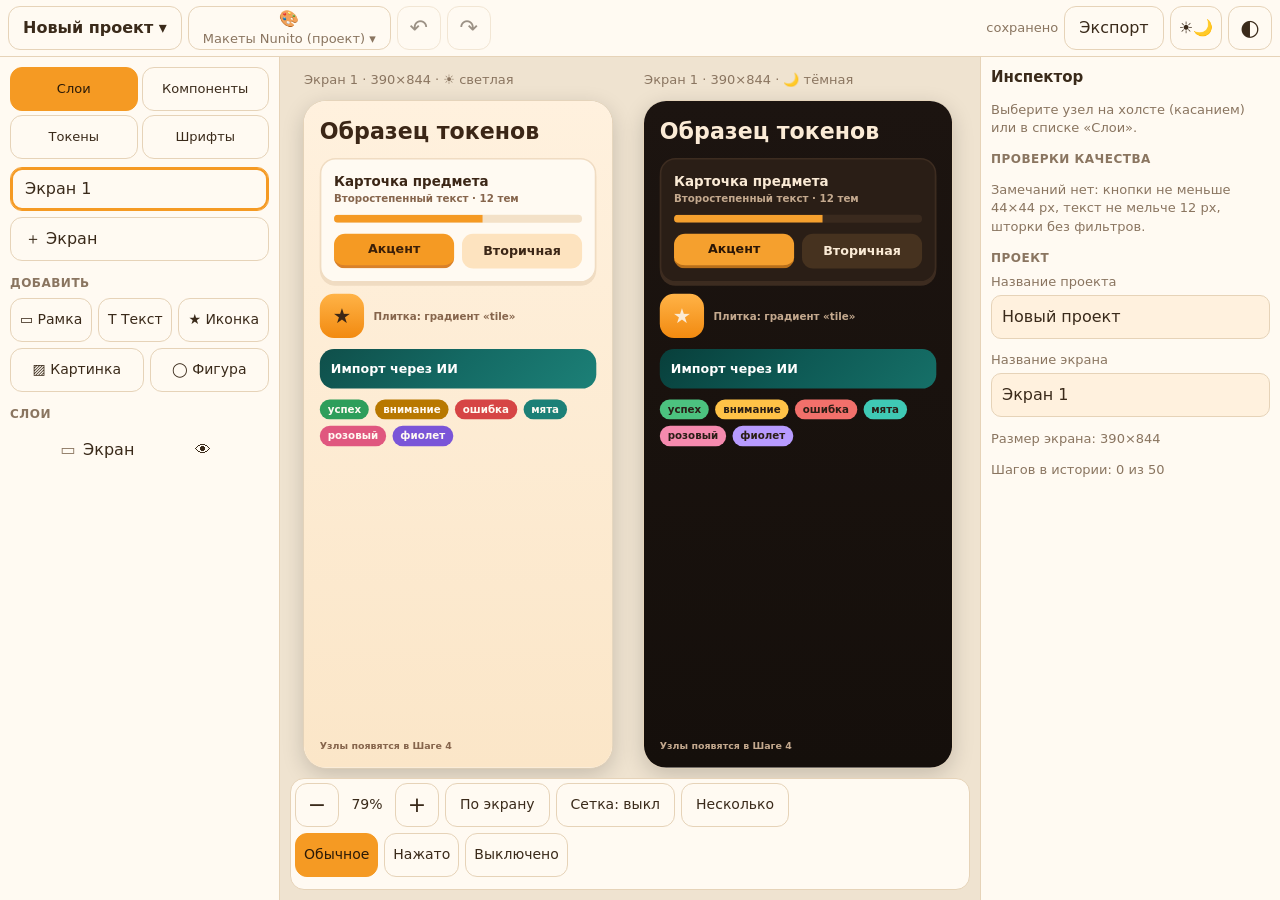
<file: index.html>
<!DOCTYPE html>
<html lang="ru">
<head>
<meta charset="utf-8">
<meta name="viewport" content="width=device-width, initial-scale=1, viewport-fit=cover">
<title>Catworking Studio</title>
<link rel="stylesheet" href="fonts/fonts.css">
<link rel="stylesheet" href="studio.css">
<link rel="stylesheet" href="studio-fonts.css">
<link rel="stylesheet" href="studio-nodes.css">
<link rel="stylesheet" href="studio-comp.css">
<link rel="stylesheet" href="studio-export.css">
</head>
<body>
<div class="st-app" id="st-app">
  <header class="st-top">
    <button class="st-b st-pname" data-st="menu" id="st-pname">Проект ▾</button>
    <button class="st-b st-ic" data-st="undo" id="st-undo" aria-label="Отменить">↶</button>
    <button class="st-b st-ic" data-st="redo" id="st-redo" aria-label="Вернуть">↷</button>
    <span class="st-stat" id="st-stat"></span>
    <button class="st-b" data-st="export" id="st-export" aria-label="Экспорт экрана">Экспорт</button>
    <button class="st-b" data-st="pth" id="st-pth" aria-label="Тема проекта">☀🌙</button>
    <button class="st-b st-ic" data-st="theme" id="st-theme" aria-label="Тема студии">◐</button>
  </header>
  <aside class="st-side st-left" id="st-left">
    <div class="st-tabs" id="st-tabs"></div>
    <div id="st-lbody"></div>
  </aside>
  <main class="st-main" id="st-main">
    <div class="st-canvas" id="st-canvas"></div>
    <div class="st-zoom">
      <button class="st-b st-ic" data-st="zout" aria-label="Уменьшить">−</button>
      <span id="st-zl">100%</span>
      <button class="st-b st-ic" data-st="zin" aria-label="Увеличить">+</button>
      <button class="st-b" data-st="zfit">По экрану</button>
      <button class="st-b" data-st="grid" id="st-gridb">Сетка: выкл</button>
      <button class="st-b" data-st="multi" id="st-multib" aria-pressed="false">Несколько</button>
    </div>
  </main>
  <aside class="st-side st-right" id="st-right">
    <h3 class="st-h">Инспектор</h3>
    <div id="st-rbody"></div>
  </aside>
  <div class="st-dock">
    <button class="st-b" data-st="left">Слои</button>
    <button class="st-b" data-st="right">Инспектор</button>
  </div>
</div>
<div class="st-toast" id="st-toast" role="status"></div>

<script src="st-tokens.js"></script>
<script src="st-fonts.js"></script>
<script src="st-store.js"></script>
<script src="st-nodes.js"></script>
<script src="st-nstyle.js"></script>
<script src="st-io.js"></script>
<script src="st-canvas.js"></script>
<script src="st-gest.js"></script>
<script src="st-tokui.js"></script>
<script src="st-fontui.js"></script>
<script src="st-nodeui.js"></script>
<script src="st-insp.js"></script>
<script src="st-profdata.js"></script>
<script src="st-profiles.js"></script>
<script src="st-profui.js"></script>
<script src="st-icons.js"></script>
<script src="st-comp.js"></script>
<script src="st-presets.js"></script>
<script src="st-compui.js"></script>
<script src="st-ui.js"></script>
<script src="st-mockups.js"></script>
<script src="st-import.js"></script>
<script src="st-impdom.js"></script>
<script src="st-impcmp.js"></script>
<script src="st-impui.js"></script>
<script src="st-exptaken.js"></script>
<script src="st-expcss.js"></script>
<script src="st-exphtml.js"></script>
<script src="st-exppack.js"></script>
<script src="st-expchk.js"></script>
<script src="st-expui.js"></script>

<script>
try {
  ST.ui.boot();
} catch(e) {
  document.body.insertAdjacentHTML(
    'afterbegin',
    '<p style="padding:16px;font:16px sans-serif">Студия не запустилась: ' +
    String(e.message).replace(/</g,'&lt;') +
    '</p>'
  );
}
</script>
</body>
</html>
</file>
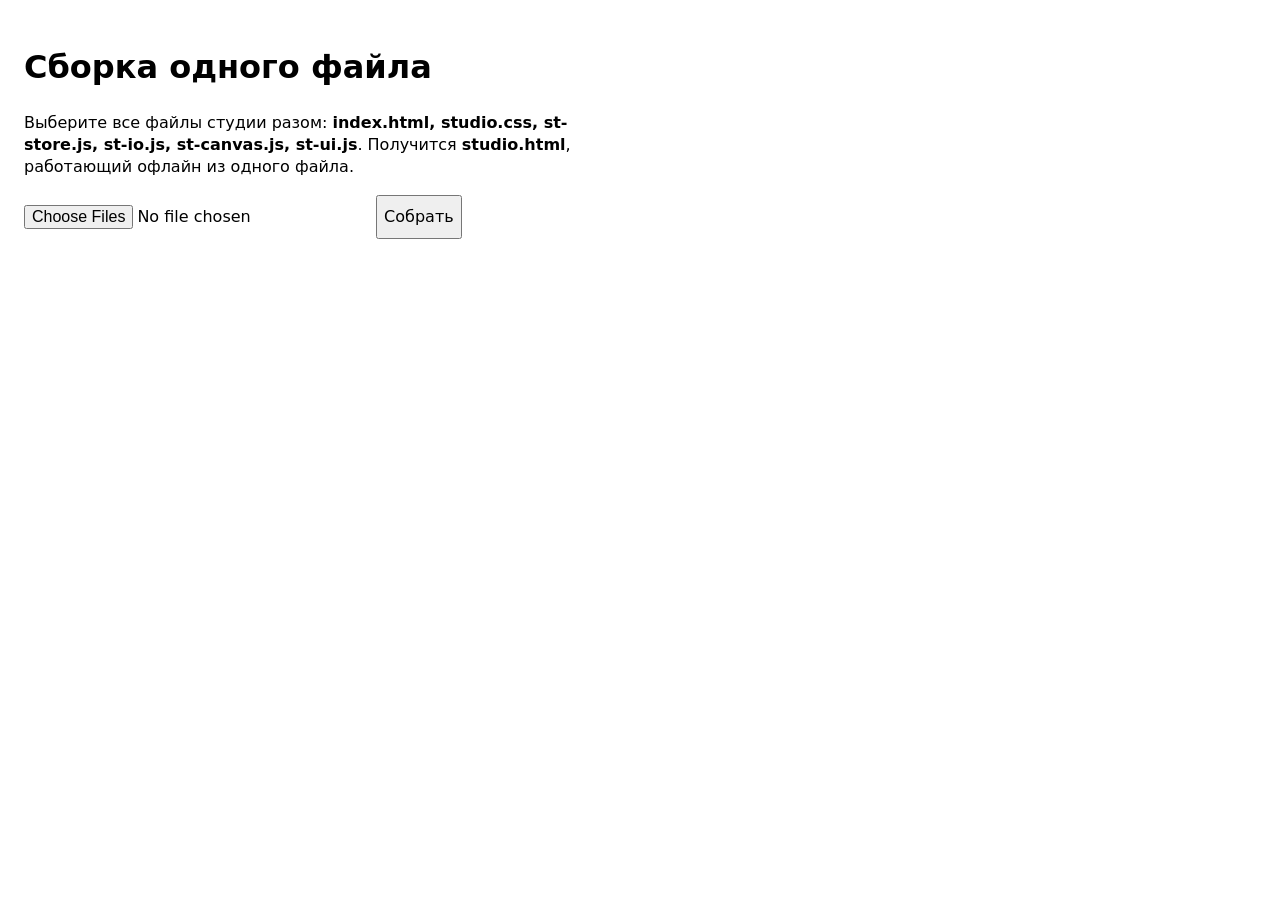
<file: build-single.html>
<!DOCTYPE html>
<html lang="ru"><head><meta charset="utf-8"><meta name="viewport" content="width=device-width,initial-scale=1">
<title>Сборка studio.html</title>
<style>body{font:16px/1.4 system-ui;padding:16px;max-width:560px}button,input{font:inherit;min-height:44px}pre{white-space:pre-wrap}</style></head>
<body><h1>Сборка одного файла</h1>
<p>Выберите все файлы студии разом: <b>index.html, studio.css, st-store.js, st-io.js, st-canvas.js, st-ui.js</b>. Получится <b>studio.html</b>, работающий офлайн из одного файла.</p>
<input type="file" id="f" multiple> <button id="b">Собрать</button><pre id="m"></pre>
<script>
document.getElementById('b').onclick=function(){
  var fs=[].slice.call(document.getElementById('f').files),m=document.getElementById('m'),got={},n=0;
  if(!fs.length){m.textContent='Файлы не выбраны.';return;}
  fs.forEach(function(f){var r=new FileReader();r.onload=function(){got[f.name]=String(r.result);if(++n===fs.length)go();};r.readAsText(f);});
  function go(){
    if(!got['index.html']){m.textContent='Нет index.html';return;}
    var html=got['index.html'],miss=[];
    html=html.replace(/<link rel="stylesheet" href="([^"]+)">/g,function(a,u){if(got[u])return '<style>\n'+got[u]+'\n</style>';miss.push(u);return a;});
    html=html.replace(/<script src="([^"]+)"><\/script>/g,function(a,u){if(got[u])return '<script>\n'+got[u].replace(/<\/script/gi,'<\\/script')+'\n<\/script>';miss.push(u);return a;});
    if(miss.length){m.textContent='Не хватает файлов: '+miss.join(', ');return;}
    var url=URL.createObjectURL(new Blob([html],{type:'text/html'})),a=document.createElement('a');
    a.href=url;a.download='studio.html';document.body.appendChild(a);a.click();a.remove();
    m.textContent='Готово: studio.html, '+Math.round(html.length/1024)+' КБ.';
  }
};
</script></body></html>
</file>
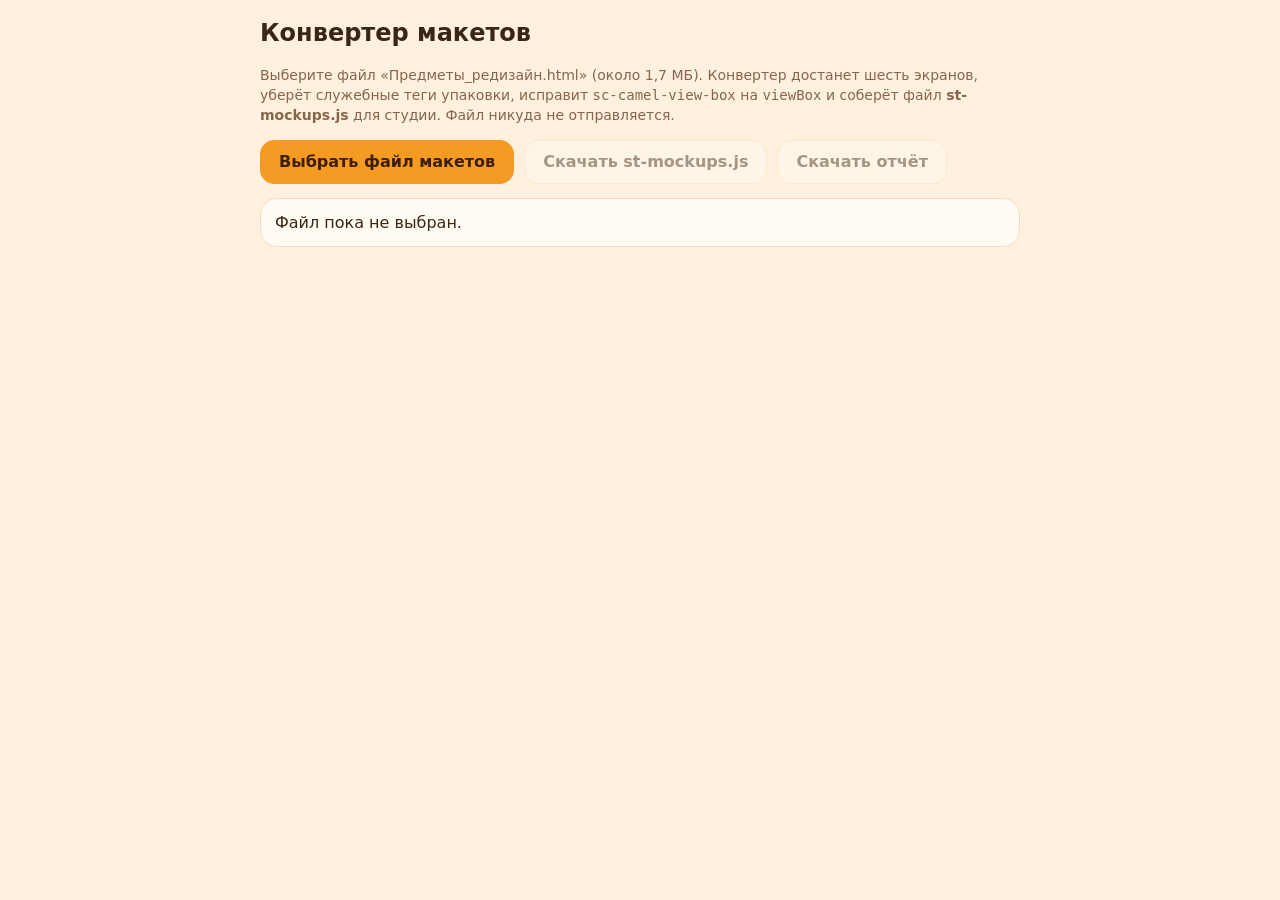
<file: convert-mockups.html>
<!DOCTYPE html>
<html lang="ru">
<head>
<meta charset="utf-8">
<meta name="viewport" content="width=device-width, initial-scale=1, viewport-fit=cover">
<title>Конвертер макетов · Catworking Studio</title>
<!-- Одноразовый инструмент Шага 6. Не часть студии: студия его не подключает.
     Читает «Предметы_редизайн.html» (двойная упаковка), достаёт из шести iframe внутренние шаблоны,
     чистит служебные куски и выдаёт st-mockups.js. Всё считается в браузере, в сеть ничего не уходит. -->
<style>
:root{--bg:#fff1de;--fg:#3b2616;--mu:#86654c;--ln:#f0dcc2;--ac:#f59a23;--act:#3b1f08;--card:#fffaf2;--bad:#d64545;--ok:#2e7d4f}
@media (prefers-color-scheme:dark){:root{--bg:#1c1410;--fg:#fbebd6;--mu:#c4a98e;--ln:#3d2c20;--ac:#f5a02e;--act:#2b1606;--card:#2a1e16;--bad:#f2706b;--ok:#4cc27f}}
*{box-sizing:border-box}
body{margin:0;background:var(--bg);color:var(--fg);font:16px/1.45 system-ui,sans-serif;
  padding:16px max(16px,env(safe-area-inset-right)) max(24px,env(safe-area-inset-bottom)) max(16px,env(safe-area-inset-left))}
.st-conv{max-width:760px;margin:0 auto;display:flex;flex-direction:column;gap:14px}
h1{margin:0;font-size:24px}
p{margin:0}
.st-mut{color:var(--mu);font-size:14px}
.st-b{display:inline-flex;align-items:center;justify-content:center;min-height:44px;min-width:44px;padding:0 18px;border-radius:14px;
  border:1.5px solid var(--ln);background:var(--card);color:var(--fg);font:700 16px system-ui,sans-serif;cursor:pointer;position:relative;overflow:hidden}
.st-b.st-pri{background:var(--ac);color:var(--act);border-color:var(--ac)}
.st-b[disabled]{opacity:.45;cursor:default}
.st-b input{position:absolute;inset:0;opacity:0;cursor:pointer;font-size:16px}
.st-row{display:flex;flex-wrap:wrap;gap:10px}
.st-box{background:var(--card);border:1.5px solid var(--ln);border-radius:16px;padding:12px 14px}
.st-box.st-err{border-color:var(--bad)}
.st-box.st-okk{border-color:var(--ok)}
pre{margin:0;white-space:pre-wrap;overflow-wrap:anywhere;font:13px/1.5 ui-monospace,monospace}
.st-prev{display:flex;flex-wrap:wrap;gap:12px}
.st-pv{display:flex;flex-direction:column;gap:4px;font-size:13px}
.st-pvw{width:195px;height:422px;overflow:hidden;border:1.5px solid var(--ln);border-radius:12px;background:#fff}
.st-pvw iframe{width:390px;height:844px;border:0;transform:scale(.5);transform-origin:0 0;display:block}
</style>
</head>
<body>
<main class="st-conv">
  <h1>Конвертер макетов</h1>
  <p class="st-mut">Выберите файл «Предметы_редизайн.html» (около 1,7 МБ). Конвертер достанет шесть экранов, уберёт служебные теги упаковки, исправит <code>sc-camel-view-box</code> на <code>viewBox</code> и соберёт файл <b>st-mockups.js</b> для студии. Файл никуда не отправляется.</p>
  <div class="st-row">
    <label class="st-b st-pri">Выбрать файл макетов<input type="file" id="st-cfile" accept=".html,text/html"></label>
    <button class="st-b" id="st-cdl" disabled>Скачать st-mockups.js</button>
    <button class="st-b" id="st-crep" disabled>Скачать отчёт</button>
  </div>
  <div class="st-box" id="st-cmsg" role="status">Файл пока не выбран.</div>
  <div class="st-prev" id="st-cprev"></div>
</main>
<script>
(function(){'use strict';
var ST=window.ST=window.ST||{},c=ST.conv={};
var VARS=['bg','card','tx','mu','ln','ac','act','ton','ed','trk','t0','t1','t2'];
var THEME={'Светлая':'light','Тёмная':'dark'},KEY={'Предметы':'subjects','Шторка':'sheet','Фокус':'focus'};
var OPEN='<scr'+'ipt type="__bundler/',CLOSE='</scr'+'ipt>';
c.last=null;

function tag(src,type){var a=OPEN+type+'">',i=src.indexOf(a);if(i<0)return null;i+=a.length;var j=src.indexOf(CLOSE,i);return j<0?null:src.slice(i,j).trim();}
function b64(s){var r=atob(s),u=new Uint8Array(r.length);for(var i=0;i<r.length;i++)u[i]=r.charCodeAt(i);return u;}
function gunzip(u){
  if(typeof DecompressionStream==='undefined')return Promise.reject(new Error('браузер не умеет распаковывать gzip (нужен Chrome или Samsung Internet не старше двух лет)'));
  var ds=new DecompressionStream('gzip'),w=ds.writable.getWriter();w.write(u);w.close();
  return new Response(ds.readable).arrayBuffer().then(function(b){return new Uint8Array(b);});
}
function asset(a){var u=b64(a.data);return (a.compressed?gunzip(u):Promise.resolve(u)).then(function(x){return new TextDecoder('utf-8').decode(x);});}
function e(s){return String(s).replace(/[&<>"']/g,function(k){return {'&':'&amp;','<':'&lt;','>':'&gt;','"':'&quot;',"'":'&#39;'}[k];});}

/* внутренний шаблон → запись {key, theme, title, w, h, vars, rootStyle, css, html} */
c.clean=function(tpl,title){
  var m=/^(Светлая|Тёмная)\s*[·•|-]\s*(.+)$/.exec(title.trim());
  if(!m||!THEME[m[1]]||!KEY[m[2].trim()])throw new Error('название экрана «'+title+'» не распознано (ждали «Светлая · Предметы» и т. п.)');
  var doc=new DOMParser().parseFromString(tpl,'text/html');
  var dc=doc.querySelector('x-dc')||doc.body,s=dc.querySelector('.s');
  if(!s)throw new Error('в экране «'+title+'» нет корня .s');
  var css=[].map.call(dc.querySelectorAll('style'),function(x){return x.textContent;}).join('\n')
    .replace(/\/\*[\s\S]*?\*\//g,'').replace(/@font-face\s*\{[^}]*\}/g,'').replace(/\n\s*\n+/g,'\n').trim();
  var vars={},rest=[];
  (s.getAttribute('style')||'').split(';').forEach(function(d){
    var i=d.indexOf(':');if(i<0)return;var k=d.slice(0,i).trim(),v=d.slice(i+1).trim();
    if(k.indexOf('--')===0)vars[k.slice(2)]=v;else if(k)rest.push(k+':'+v);});
  var fixed=0;
  [].forEach.call(s.querySelectorAll('[sc-camel-view-box]'),function(n){n.setAttribute('viewBox',n.getAttribute('sc-camel-view-box'));n.removeAttribute('sc-camel-view-box');fixed++;});
  var html=s.innerHTML;
  return {key:KEY[m[2].trim()],theme:THEME[m[1]],title:title,w:390,h:844,vars:vars,rootStyle:rest.join(';'),css:css,html:html,
    stat:{nodes:s.querySelectorAll('*').length+1,svg:s.querySelectorAll('svg').length,fixed:fixed,hard:hard(css+'\n'+html)}};
};
function hard(t){var o={},r=t.match(/#[0-9a-fA-F]{3,8}\b|rgba?\([^)]*\)/g)||[];r.forEach(function(x){x=x.toLowerCase().replace(/\s+/g,'');o[x]=(o[x]||0)+1;});return o;}

/* различия между светлой и тёмной версией одного экрана, кроме значений токенов */
c.pairDiff=function(a,b){
  function ln(r){return (r.rootStyle+'\n'+r.html).replace(/></g,'>\n<').split('\n');}
  var x=ln(a),y=ln(b),out=[],n=Math.max(x.length,y.length);
  for(var i=0;i<n;i++)if(x[i]!==y[i])out.push({light:x[i]||'',dark:y[i]||''});
  return out;
};

/* страница для просмотра очищенного экрана; fonts — ссылка на fonts/fonts.css, если нужна */
c.page=function(r,fonts){
  var v=Object.keys(r.vars).map(function(k){return '--'+k+':'+r.vars[k]+';';}).join('');
  return '<!DOCTYPE html><html lang="ru"><head><meta charset="utf-8">'+(fonts?'<link rel="stylesheet" href="'+e(fonts)+'">':'')+
    '<style>'+r.css+'</style></head><body><div class="s" style="'+e(v+r.rootStyle)+'">'+r.html+'</div></body></html>';
};

c.js=function(list){
  var rec=list.map(function(r){return JSON.stringify({key:r.key,theme:r.theme,title:r.title,w:r.w,h:r.h,vars:r.vars,rootStyle:r.rootStyle,css:r.css,html:r.html});});
  return '/* Catworking Studio: шесть экранов макета «Предметы» (данные Шага 6): Светлая и Тёмная × Предметы, Шторка, Фокус.\n'+
    '   Сделано tools/convert-mockups.html из Предметы_редизайн.html: служебные теги упаковки убраны, sc-camel-view-box заменён на viewBox.\n'+
    '   Вручную не править: файл пересобирается конвертером. vars = значения токенов макета, css = стили экрана, html = содержимое корня .s. */\n'+
    "(function(){'use strict';\nvar ST=window.ST=window.ST||{};\nST.mockups=[\n"+rec.join(',\n')+'\n];\n})();\n';
};

c.run=function(src){
  var man=tag(src,'manifest'),ord=tag(src,'page_order'),out=tag(src,'template');
  if(!man||!ord||!out)return Promise.reject(new Error('это не доска макетов: в файле нет данных упаковки (manifest, page_order, template)'));
  var M,O,T;
  try{M=JSON.parse(man);O=JSON.parse(ord);T=JSON.parse(out);}catch(x){return Promise.reject(new Error('данные упаковки повреждены ('+x.message+')'));}
  var titles={},re=/<h2>([^<]*)<\/h2>\s*<iframe[^>]*src="about:blank#([0-9a-f-]+)"/g,t;
  while((t=re.exec(T)))titles[t[2]]=t[1];
  if(!O.length)return Promise.reject(new Error('в файле нет ни одного экрана'));
  return Promise.all(O.map(function(id){
    if(!M[id]||!titles[id])return Promise.reject(new Error('экран '+id+' не найден в упаковке'));
    return asset(M[id]).then(function(page){
      var inner=tag(page,'template');
      if(!inner)throw new Error('в экране «'+titles[id]+'» нет внутреннего шаблона');
      return c.clean(JSON.parse(inner),titles[id]);
    });
  })).then(function(list){
    var pairs=[],warn=[];
    list.forEach(function(r){
      var miss=VARS.filter(function(k){return !r.vars[k];});
      if(miss.length)warn.push('«'+r.title+'»: нет токенов '+miss.join(', '));
      var extra=Object.keys(r.vars).filter(function(k){return VARS.indexOf(k)<0;});
      if(extra.length)warn.push('«'+r.title+'»: лишние токены '+extra.join(', '));});
    ['subjects','sheet','focus'].forEach(function(k){
      var a=list.filter(function(r){return r.key===k&&r.theme==='light';})[0],b=list.filter(function(r){return r.key===k&&r.theme==='dark';})[0];
      if(a&&b)pairs.push({key:k,diff:c.pairDiff(a,b),same:a.css===b.css});else warn.push('экран «'+k+'»: нет пары светлая/тёмная');});
    var res={list:list,pairs:pairs,warn:warn,js:c.js(list)};
    res.report=c.report(res,src.length);
    return res;
  });
};

c.report=function(res,size){
  var L=['Конвертер макетов: файл '+Math.round(size/1024)+' КБ, найдено экранов: '+res.list.length+'.',''];
  res.list.forEach(function(r,i){
    var hc=Object.keys(r.stat.hard),n=0;hc.forEach(function(k){n+=r.stat.hard[k];});
    L.push((i+1)+'. '+r.title+' → '+r.key+'/'+r.theme+': узлов '+r.stat.nodes+', значков '+r.stat.svg+' (viewBox исправлен у '+r.stat.fixed+'), токенов '+Object.keys(r.vars).length+' из '+VARS.length+', жёстких цветов в стилях и разметке: '+n+' ('+hc.length+' разных)');
    if(hc.length)L.push('   '+hc.join(', '));
  });
  L.push('');
  res.pairs.forEach(function(p){
    L.push('«'+p.key+'»: светлая и тёмная версии '+(p.diff.length||!p.same?'отличаются не только токенами':'отличаются только токенами')+(p.same?'':' (разные стили)')+'.');
    p.diff.forEach(function(d){L.push('   светлая: '+d.light);L.push('   тёмная:  '+d.dark);});
  });
  if(res.warn.length){L.push('');L.push('Предупреждения:');res.warn.forEach(function(w){L.push('   '+w);});}
  return L.join('\n');
};

/* ---------- интерфейс ---------- */
function $(s){return document.querySelector(s);}
function save(name,text,type){
  var url=URL.createObjectURL(new Blob([text],{type:type||'text/plain'})),a=document.createElement('a');
  a.href=url;a.download=name;document.body.appendChild(a);a.click();a.remove();setTimeout(function(){URL.revokeObjectURL(url);},4000);
}
function msg(t,cls){var m=$('#st-cmsg');m.className='st-box'+(cls?' '+cls:'');m.textContent='';var p=document.createElement('pre');p.textContent=t;m.appendChild(p);}
function previews(list){
  var box=$('#st-cprev');box.textContent='';
  list.forEach(function(r){
    var d=document.createElement('div');d.className='st-pv';
    var l=document.createElement('span');l.textContent=r.title;
    var w=document.createElement('div');w.className='st-pvw';
    var f=document.createElement('iframe');f.setAttribute('sandbox','allow-same-origin');f.title=r.title;f.srcdoc=c.page(r,'../fonts/fonts.css');
    w.appendChild(f);d.appendChild(l);d.appendChild(w);box.appendChild(d);});
}
function pick(file){
  if(!file)return;
  if(file.size>20*1048576){msg('Файл больше 20 МБ, это не доска макетов. Ничего не изменено.','st-err');return;}
  msg('Читаю «'+file.name+'»…');$('#st-cdl').disabled=true;$('#st-crep').disabled=true;$('#st-cprev').textContent='';
  var r=new FileReader();
  r.onerror=function(){msg('Не удалось прочитать файл. Ничего не изменено. Попробуйте выбрать его ещё раз.','st-err');};
  r.onload=function(){
    c.run(String(r.result)).then(function(res){
      c.last=res;previews(res.list);msg(res.report,res.warn.length?'':'st-okk');
      $('#st-cdl').disabled=false;$('#st-crep').disabled=false;
    }).catch(function(x){c.last=null;msg('Не получилось: '+x.message+'. Ничего не сохранено. Выберите файл «Предметы_редизайн.html» целиком.','st-err');});
  };
  r.readAsText(file);
}
document.addEventListener('DOMContentLoaded',function(){
  $('#st-cfile').addEventListener('change',function(ev){pick(ev.target.files&&ev.target.files[0]);ev.target.value='';});
  $('#st-cdl').addEventListener('click',function(){if(c.last)save('st-mockups.js',c.last.js,'text/javascript');});
  $('#st-crep').addEventListener('click',function(){if(c.last)save('convert-report.txt',c.last.report,'text/plain');});
});
})();
</script>
</body>
</html>
</file>
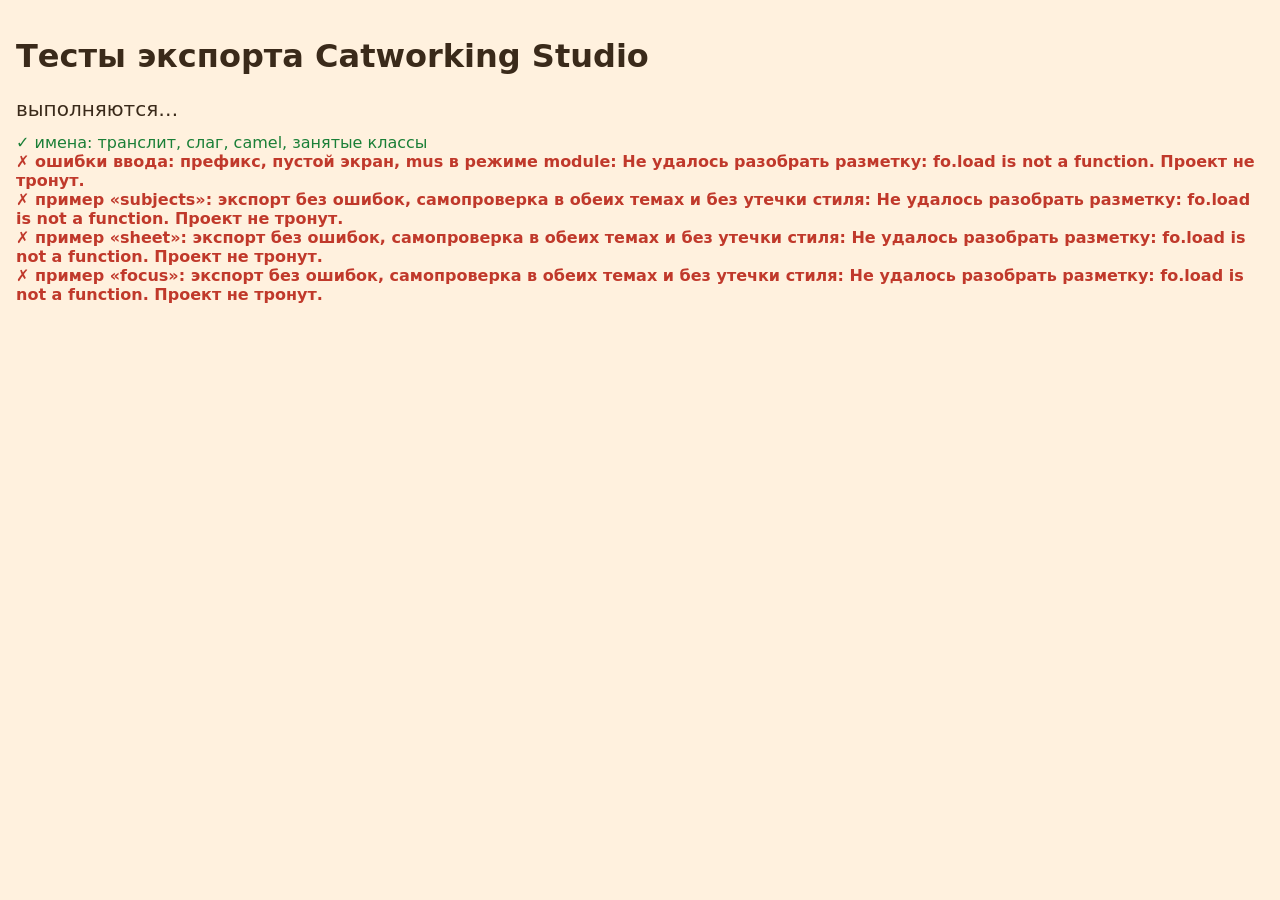
<file: st-test-exp.html>
<!DOCTYPE html>
<html lang="ru"><head><meta charset="utf-8"><meta name="viewport" content="width=device-width,initial-scale=1">
<title>Тесты экспорта (Шаг 7)</title>
<link rel="stylesheet" href="fonts/fonts.css"><link rel="stylesheet" href="studio.css"><link rel="stylesheet" href="studio-fonts.css"><link rel="stylesheet" href="studio-nodes.css"><link rel="stylesheet" href="studio-comp.css">
<style>body{font:16px system-ui;padding:16px;display:block}.ok{color:#1a7f37}.bad{color:#c0392b;font-weight:700}#sum{font-size:20px;margin:12px 0}</style></head>
<body><h1>Тесты экспорта Catworking Studio</h1><div id="sum">выполняются…</div><div id="out"></div><div class="st-toast" id="st-toast"></div>
<script src="st-tokens.js"></script><script src="st-fonts.js"></script><script src="st-store.js"></script><script src="st-nodes.js"></script><script src="st-nstyle.js"></script><script src="st-io.js"></script><script src="st-canvas.js"></script><script src="st-gest.js"></script><script src="st-tokui.js"></script><script src="st-fontui.js"></script><script src="st-nodeui.js"></script><script src="st-insp.js"></script><script src="st-profdata.js"></script><script src="st-profiles.js"></script><script src="st-profui.js"></script><script src="st-icons.js"></script><script src="st-comp.js"></script><script src="st-presets.js"></script><script src="st-compui.js"></script><script src="st-ui.js"></script><script src="st-mockups.js"></script><script src="st-import.js"></script><script src="st-impdom.js"></script><script src="st-impcmp.js"></script><script src="st-impui.js"></script><script src="st-exptaken.js"></script><script src="st-expcss.js"></script><script src="st-exphtml.js"></script><script src="st-exppack.js"></script><script src="st-expchk.js"></script><script src="st-expui.js"></script>
<script>
ST.io.cfg={db:'catworking-studio-test',ls:'st-test-current'}; /* не трогаем рабочие данные */
var out=document.getElementById('out'),bad=0,all=0,q=Promise.resolve();
function T(name,fn){q=q.then(function(){return fn();}).then(function(){all++;out.insertAdjacentHTML('beforeend','<div class="ok">✓ '+name+'</div>');},
  function(e){all++;bad++;out.insertAdjacentHTML('beforeend','<div class="bad">✗ '+name+': '+ST.esc(e&&e.message||e)+'</div>');});}
function eq(a,b,m){if(a!==b)throw new Error((m||'')+' ожидалось '+JSON.stringify(b)+', получено '+JSON.stringify(a));}
window.addEventListener('load',function(){
  var s=document.createElement('script');s.src='st-test-exp.js';
  s.onload=function(){q.then(function(){var m=document.getElementById('sum');m.textContent=bad?('Провалено: '+bad+' из '+all):('Все '+all+' тестов пройдены');m.className=bad?'bad':'ok';});};
  document.body.appendChild(s);
});
</script></body></html>
</file>
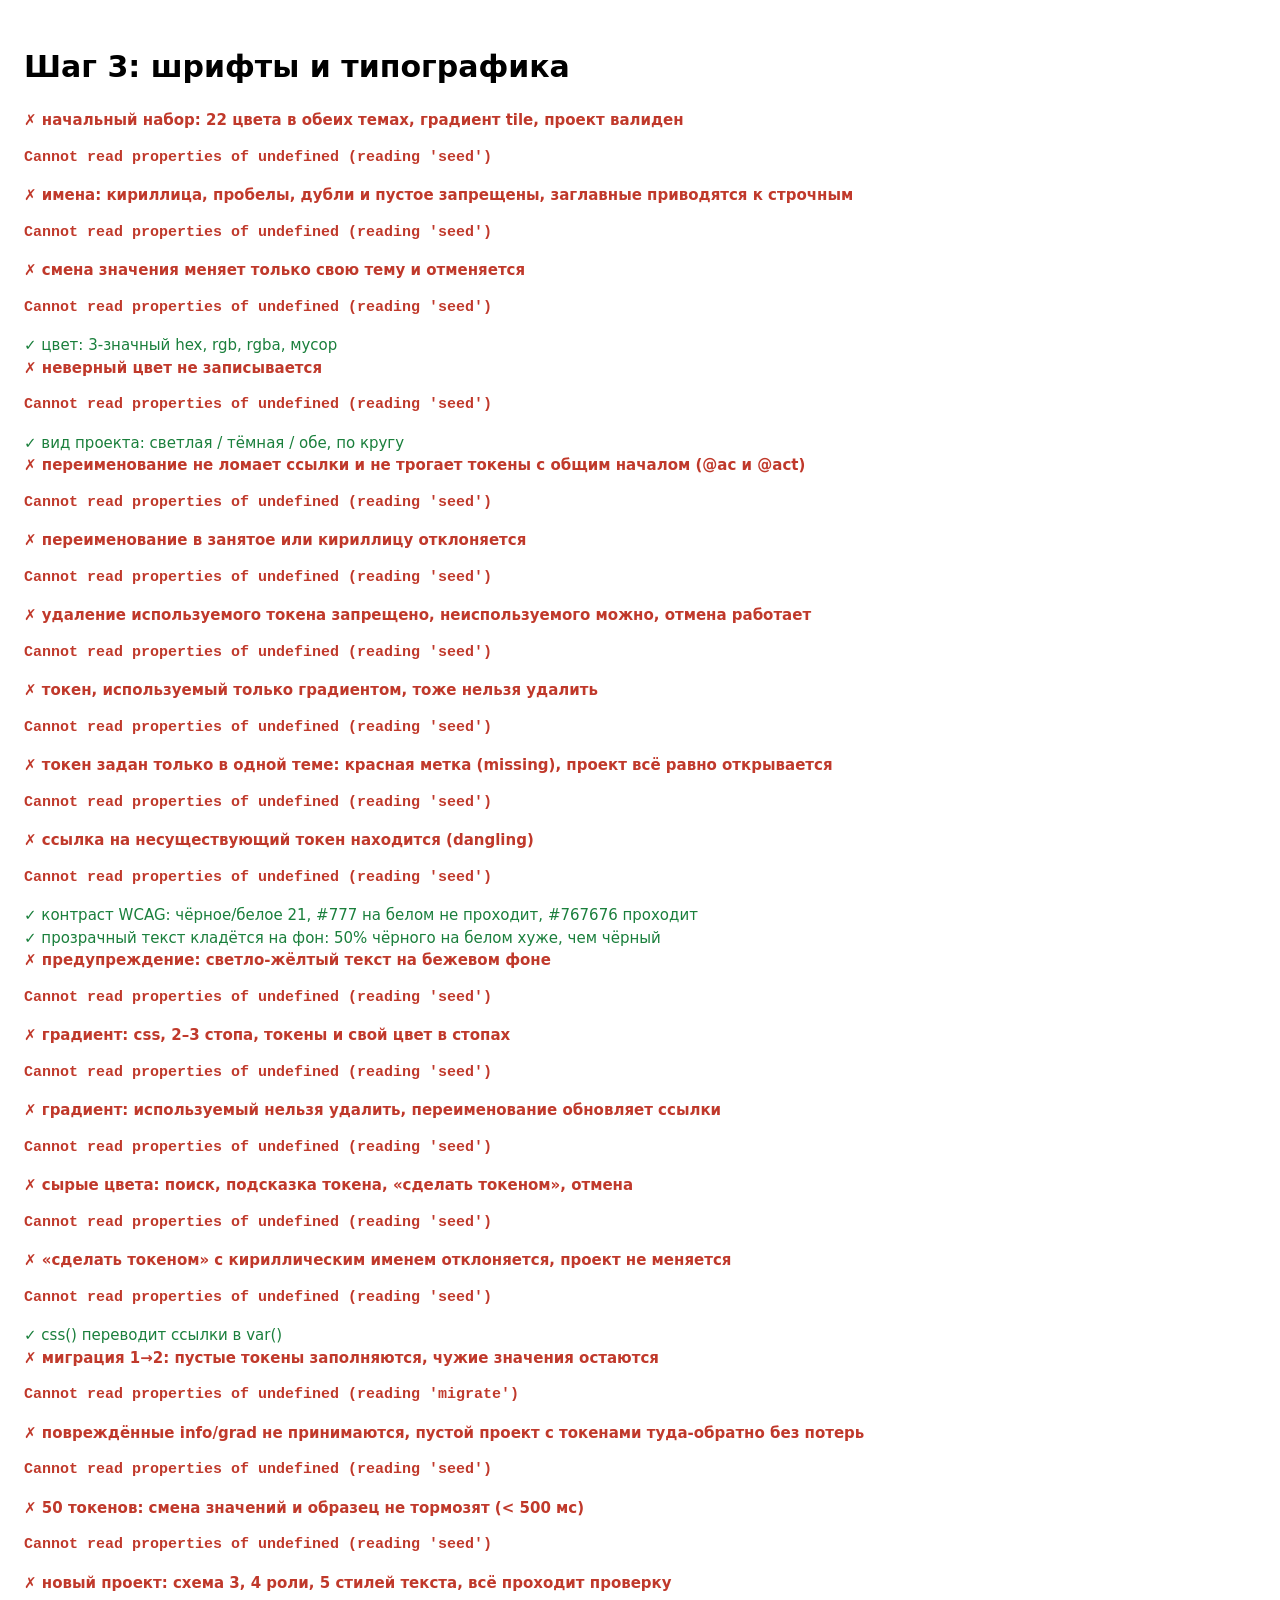
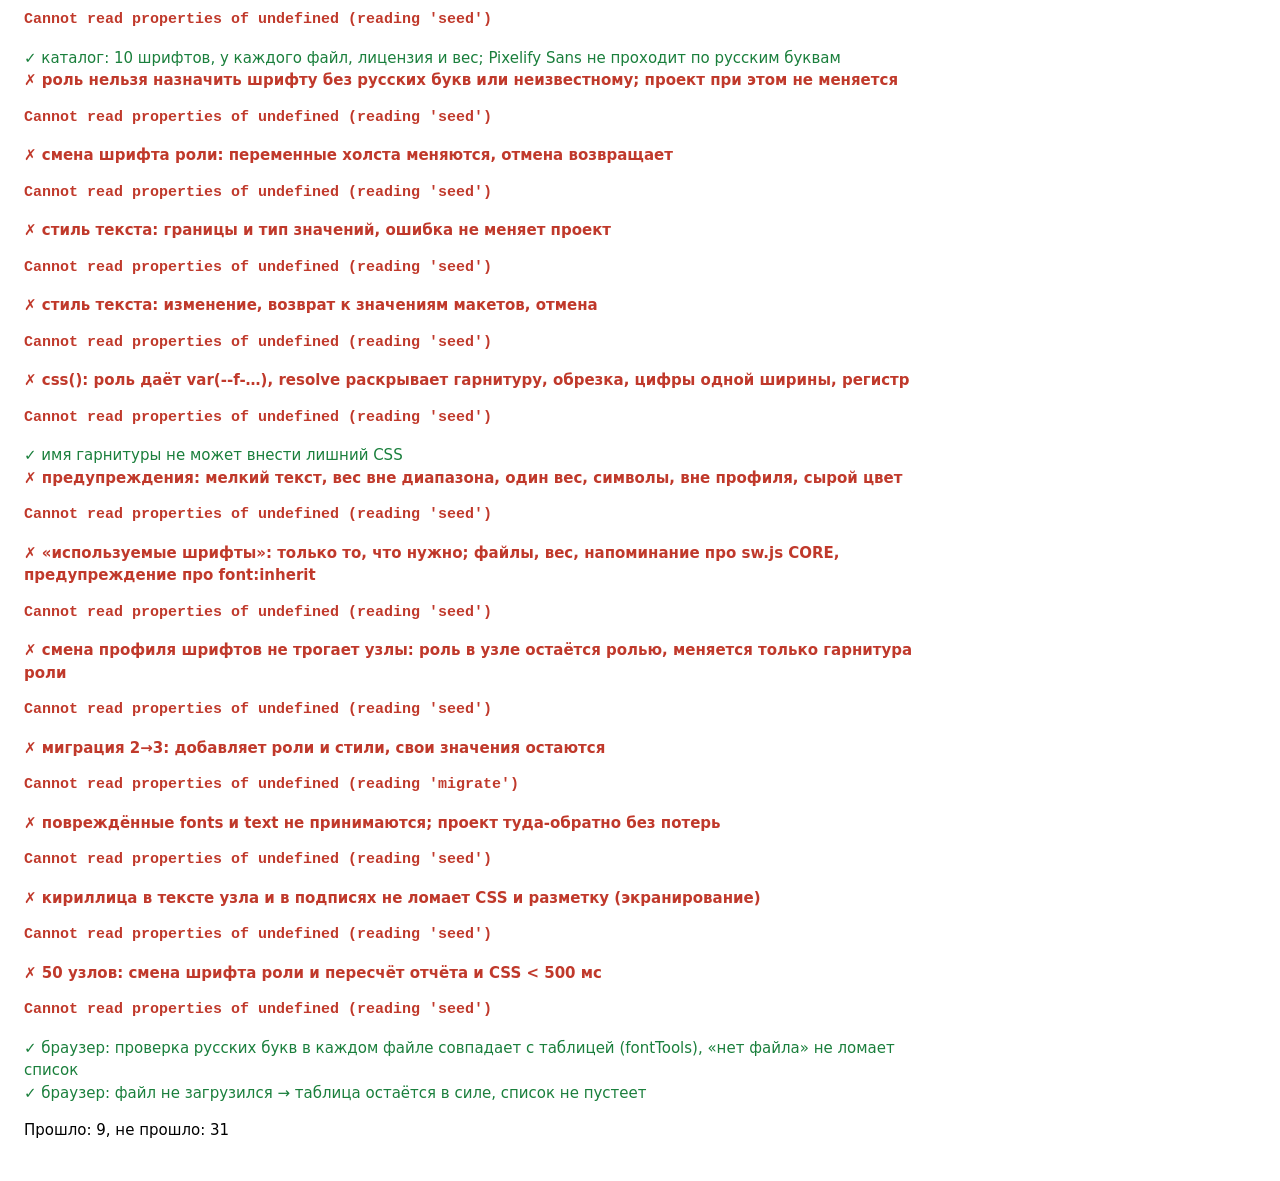
<file: st-test-fonts.html>
<!DOCTYPE html>
<html lang="ru"><head><meta charset="utf-8"><title>Тесты Шага 3: шрифты</title>
<link rel="stylesheet" href="fonts/fonts.css">
<style>body{font:15px/1.5 system-ui,sans-serif;padding:16px;max-width:900px}.ok{color:#1a7f3c}.no{color:#c0392b;font-weight:700}pre{white-space:pre-wrap}</style></head>
<body><h1>Шаг 3: шрифты и типографика</h1><div id="out"></div><p id="sum"></p>
<script src="st-tokens.js"></script><script src="st-fonts.js"></script><script src="st-store.js"></script><script src="st-io.js"></script><script src="st-fontui.js"></script>
<script>
ST.io.cfg.db='catworking-studio-test'; /* отдельная база: рабочие данные не трогаем (STUDIO_RULES §5) */
var tests=[];function T(n,f){tests.push([n,f]);}
function eq(a,b,m){if(a!==b)throw new Error((m?m+': ':'')+'ожидали '+JSON.stringify(b)+', получили '+JSON.stringify(a));}
</script>
<script src="st-test-tokens.js"></script>
<script src="st-test-fonts.js"></script>
<script>
(function(){var out=document.getElementById('out'),pass=0,fail=0;
  function line(ok,n,e){out.insertAdjacentHTML('beforeend','<div class="'+(ok?'ok':'no')+'">'+(ok?'✓ ':'✗ ')+ST.esc(n)+(e?'<pre>'+ST.esc(e)+'</pre>':'')+'</div>');}
  var i=0;(function next(){if(i>=tests.length){document.getElementById('sum').textContent='Прошло: '+pass+', не прошло: '+fail;window.__result={pass:pass,fail:fail};return;}
    var t=tests[i++],r;try{r=t[1]();}catch(e){fail++;line(false,t[0],e.message);return next();}
    Promise.resolve(r).then(function(){pass++;line(true,t[0]);next();},function(e){fail++;line(false,t[0],e&&e.message);next();});})();})();
</script></body></html>
</file>
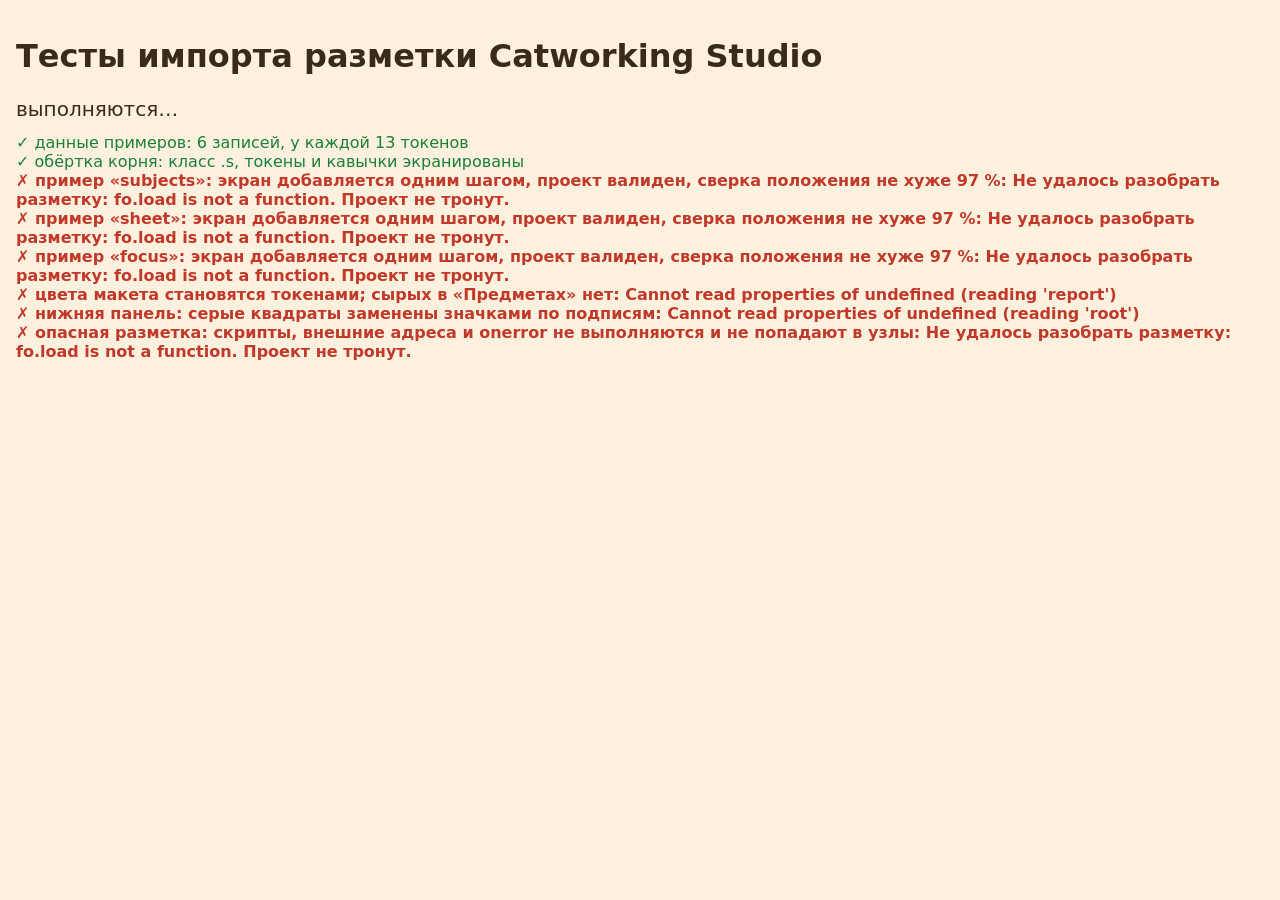
<file: st-test-imp.html>
<!DOCTYPE html>
<html lang="ru"><head><meta charset="utf-8"><meta name="viewport" content="width=device-width,initial-scale=1">
<title>Тесты импорта разметки (Шаг 6б)</title>
<link rel="stylesheet" href="fonts/fonts.css"><link rel="stylesheet" href="studio.css"><link rel="stylesheet" href="studio-fonts.css"><link rel="stylesheet" href="studio-nodes.css"><link rel="stylesheet" href="studio-comp.css">
<style>body{font:16px system-ui;padding:16px;display:block}.ok{color:#1a7f37}.bad{color:#c0392b;font-weight:700}#sum{font-size:20px;margin:12px 0}</style></head>
<body><h1>Тесты импорта разметки Catworking Studio</h1><div id="sum">выполняются…</div><div id="out"></div><div class="st-toast" id="st-toast"></div>
<script src="st-tokens.js"></script><script src="st-fonts.js"></script><script src="st-store.js"></script><script src="st-nodes.js"></script><script src="st-nstyle.js"></script><script src="st-io.js"></script><script src="st-canvas.js"></script><script src="st-gest.js"></script><script src="st-tokui.js"></script><script src="st-fontui.js"></script><script src="st-nodeui.js"></script><script src="st-insp.js"></script><script src="st-profdata.js"></script><script src="st-profiles.js"></script><script src="st-profui.js"></script><script src="st-icons.js"></script><script src="st-comp.js"></script><script src="st-presets.js"></script><script src="st-compui.js"></script><script src="st-ui.js"></script><script src="st-mockups.js"></script><script src="st-import.js"></script><script src="st-impdom.js"></script><script src="st-impcmp.js"></script><script src="st-impui.js"></script>
<script>
ST.io.cfg={db:'catworking-studio-test',ls:'st-test-current'}; /* не трогаем рабочие данные */
var out=document.getElementById('out'),bad=0,all=0,q=Promise.resolve();
function T(name,fn){q=q.then(function(){return fn();}).then(function(){all++;out.insertAdjacentHTML('beforeend','<div class="ok">✓ '+name+'</div>');},
  function(e){all++;bad++;out.insertAdjacentHTML('beforeend','<div class="bad">✗ '+name+': '+ST.esc(e&&e.message||e)+'</div>');});}
function eq(a,b,m){if(a!==b)throw new Error((m||'')+' ожидалось '+JSON.stringify(b)+', получено '+JSON.stringify(a));}
window.addEventListener('load',function(){
  var s=document.createElement('script');s.src='st-test-imp.js';
  s.onload=function(){q.then(function(){var m=document.getElementById('sum');m.textContent=bad?('Провалено: '+bad+' из '+all):('Все '+all+' тестов пройдены');m.className=bad?'bad':'ok';});};
  document.body.appendChild(s);
});
</script></body></html>
</file>
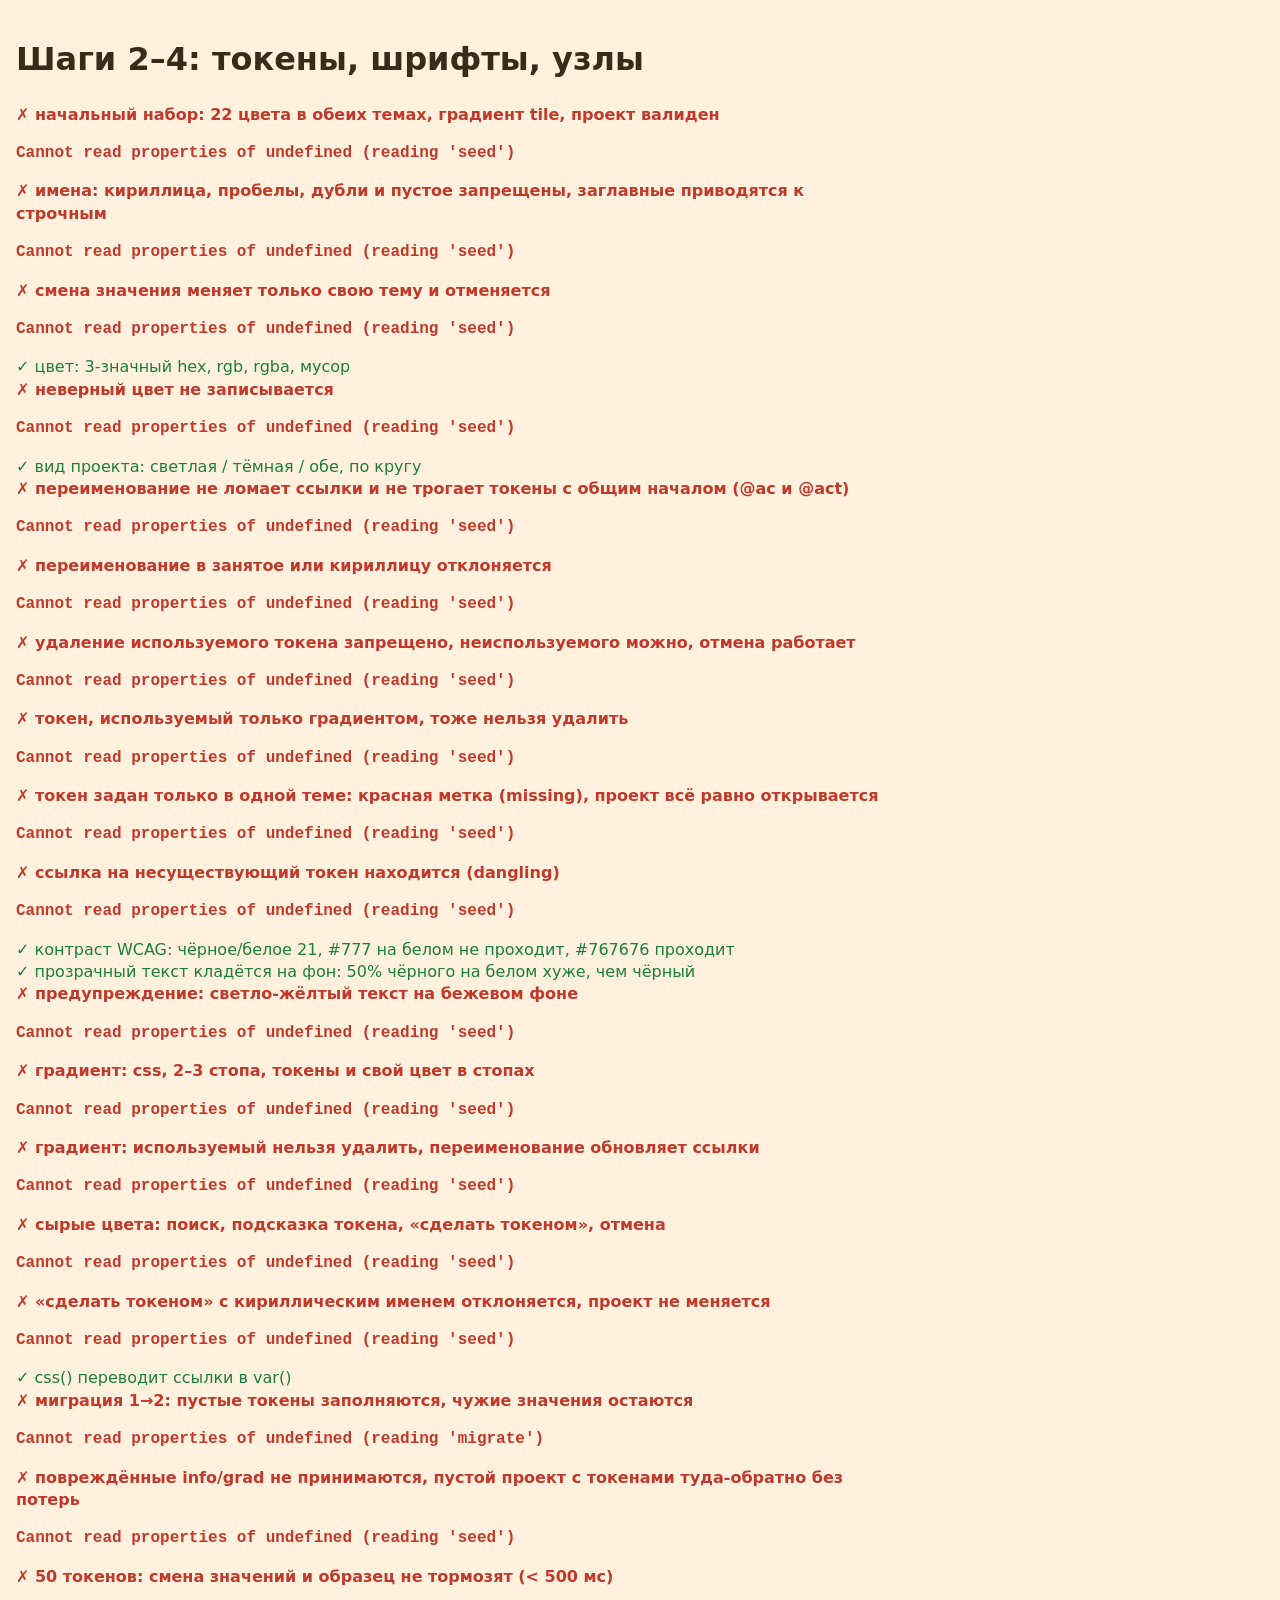
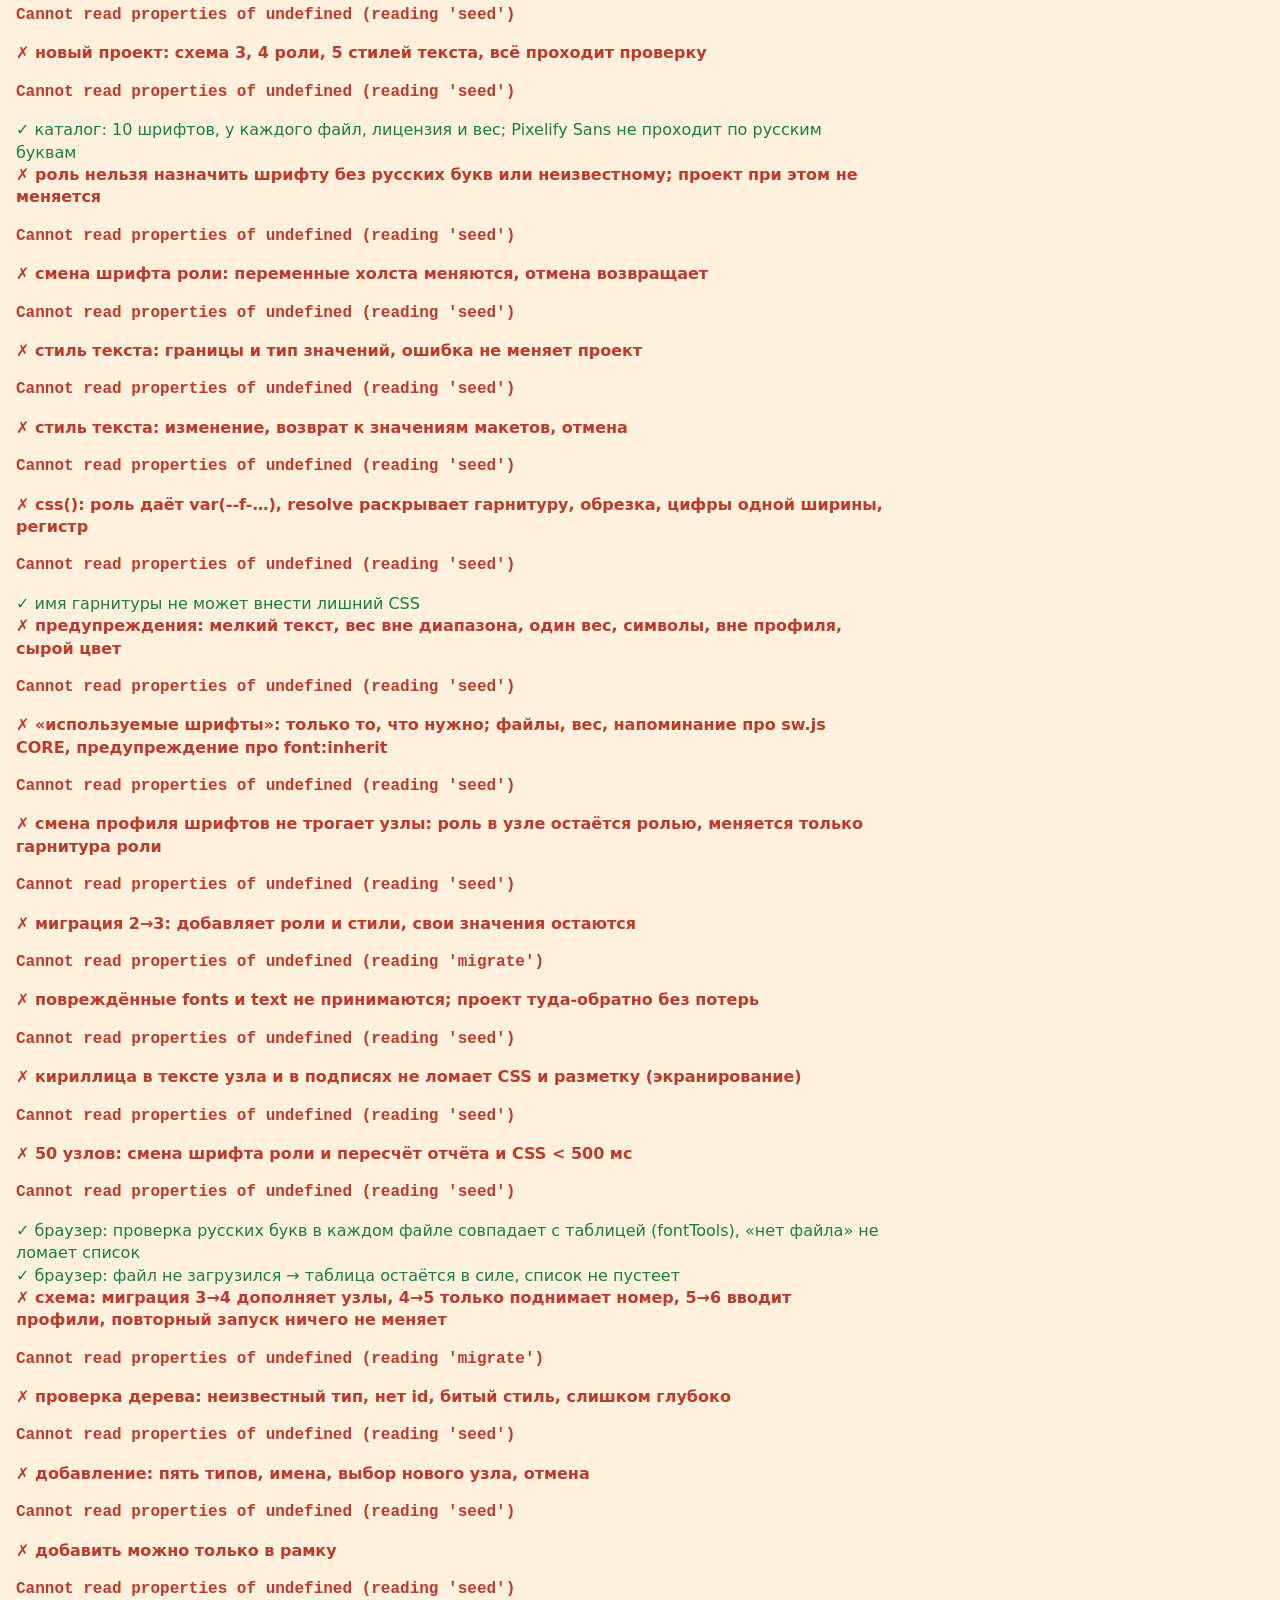
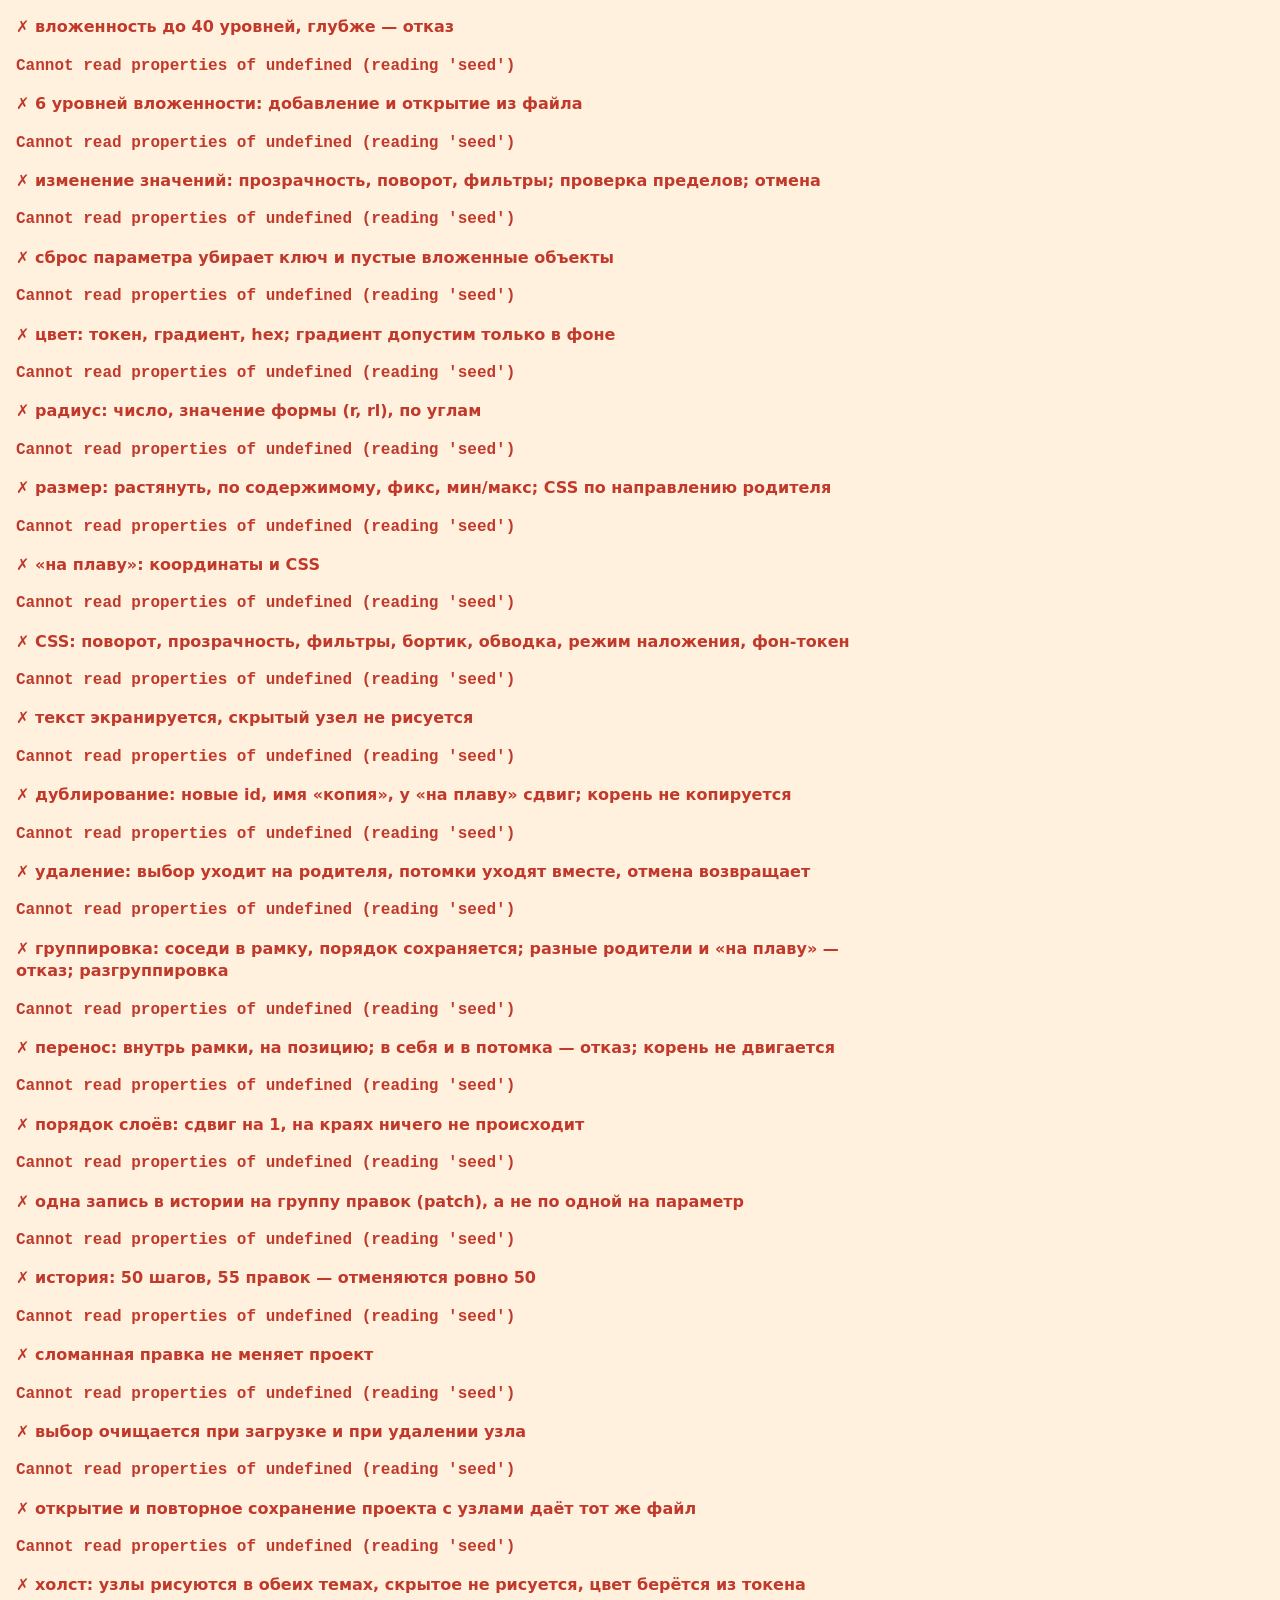
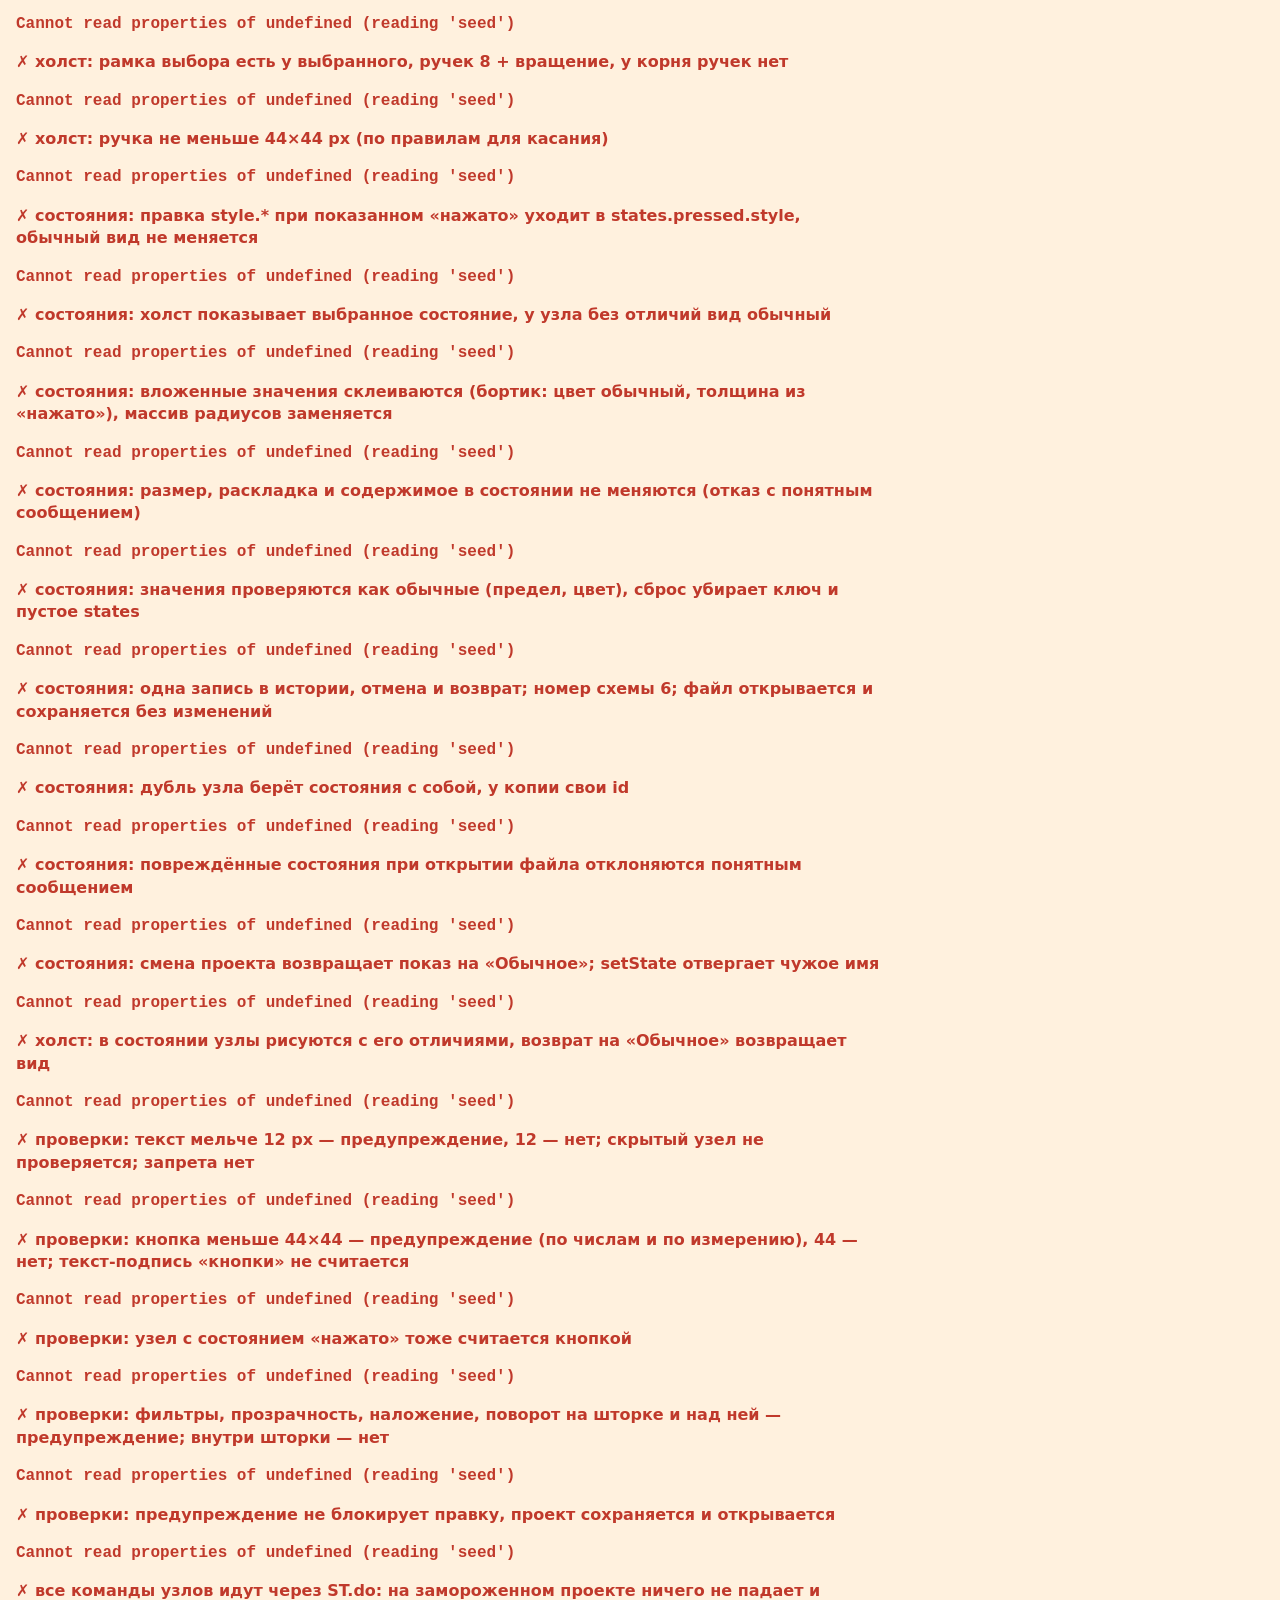
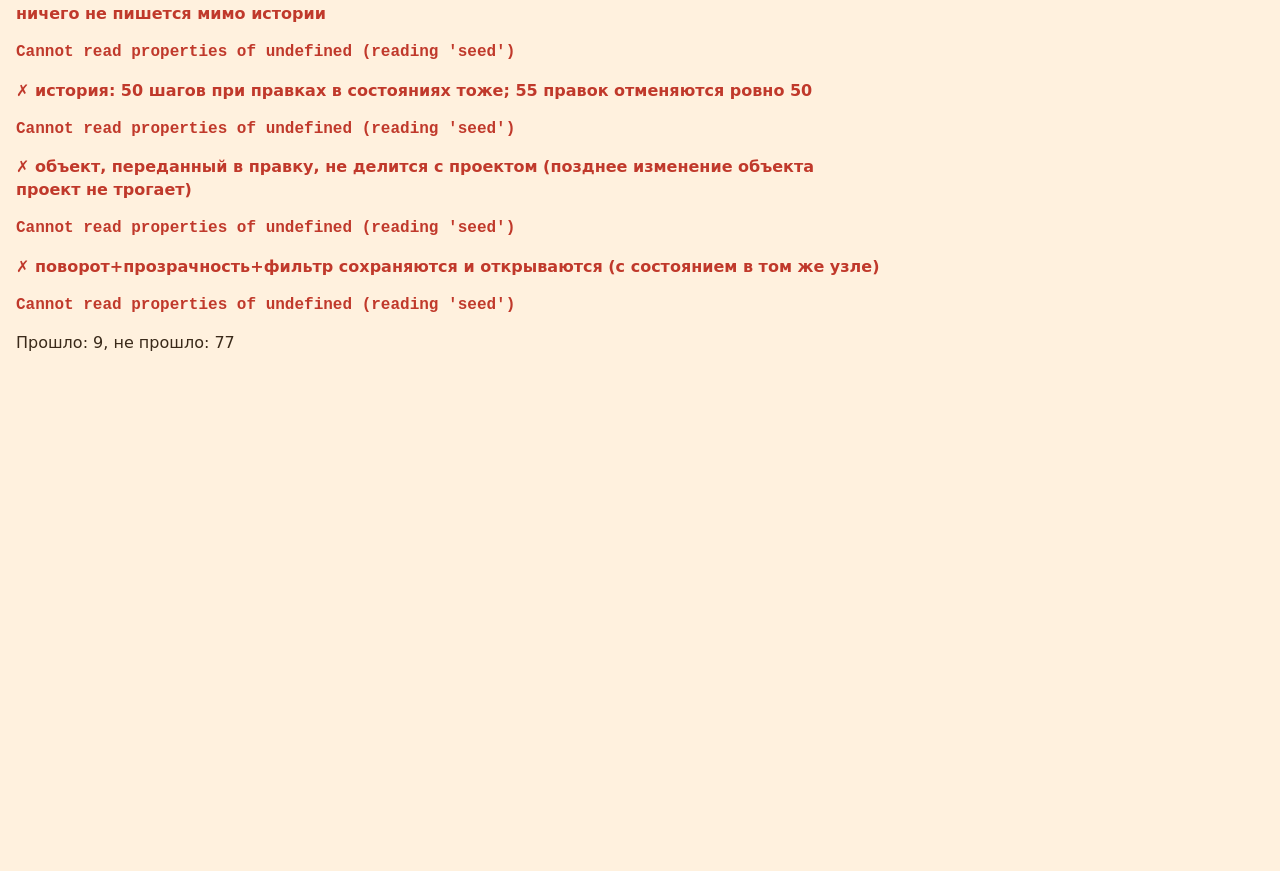
<file: st-test-nodes.html>
<!DOCTYPE html>
<html lang="ru"><head><meta charset="utf-8"><title>Тесты Шагов 2–4</title>
<link rel="stylesheet" href="fonts/fonts.css">
<style>body{font:15px/1.5 system-ui,sans-serif;padding:16px;max-width:900px}.ok{color:#1a7f3c}.no{color:#c0392b;font-weight:700}pre{white-space:pre-wrap}</style></head>
<body><h1>Шаги 2–4: токены, шрифты, узлы</h1><div id="out"></div><p id="sum"></p>
<div class="st-app" style="display:block;height:auto"><div id="st-canvas" style="position:relative;width:900px;height:500px;overflow:auto"></div><span id="st-zl"></span><div id="st-left"></div><div id="st-right"></div></div>
<link rel="stylesheet" href="studio.css"><link rel="stylesheet" href="studio-nodes.css">
<script src="st-tokens.js"></script><script src="st-fonts.js"></script><script src="st-store.js"></script><script src="st-nodes.js"></script><script src="st-nstyle.js"></script><script src="st-io.js"></script><script src="st-canvas.js"></script><script src="st-fontui.js"></script>
<script>
ST.io.cfg.db='catworking-studio-test'; /* отдельная база: рабочие данные не трогаем (STUDIO_RULES §5) */
var tests=[];function T(n,f){tests.push([n,f]);}
function eq(a,b,m){if(a!==b)throw new Error((m?m+': ':'')+'ожидали '+JSON.stringify(b)+', получили '+JSON.stringify(a));}
</script>
<script src="st-test-tokens.js"></script>
<script src="st-test-fonts.js"></script>
<script src="st-test-nodes.js"></script>
<script>
(function(){var out=document.getElementById('out'),pass=0,fail=0;
  function line(ok,n,e){out.insertAdjacentHTML('beforeend','<div class="'+(ok?'ok':'no')+'">'+(ok?'✓ ':'✗ ')+ST.esc(n)+(e?'<pre>'+ST.esc(e)+'</pre>':'')+'</div>');}
  var i=0;(function next(){if(i>=tests.length){document.getElementById('sum').textContent='Прошло: '+pass+', не прошло: '+fail;window.__result={pass:pass,fail:fail};return;}
    var t=tests[i++],r;try{r=t[1]();}catch(e){fail++;line(false,t[0],e.message);return next();}
    Promise.resolve(r).then(function(){pass++;line(true,t[0]);next();},function(e){fail++;line(false,t[0],e&&e.message);next();});})();})();
</script></body></html>
</file>
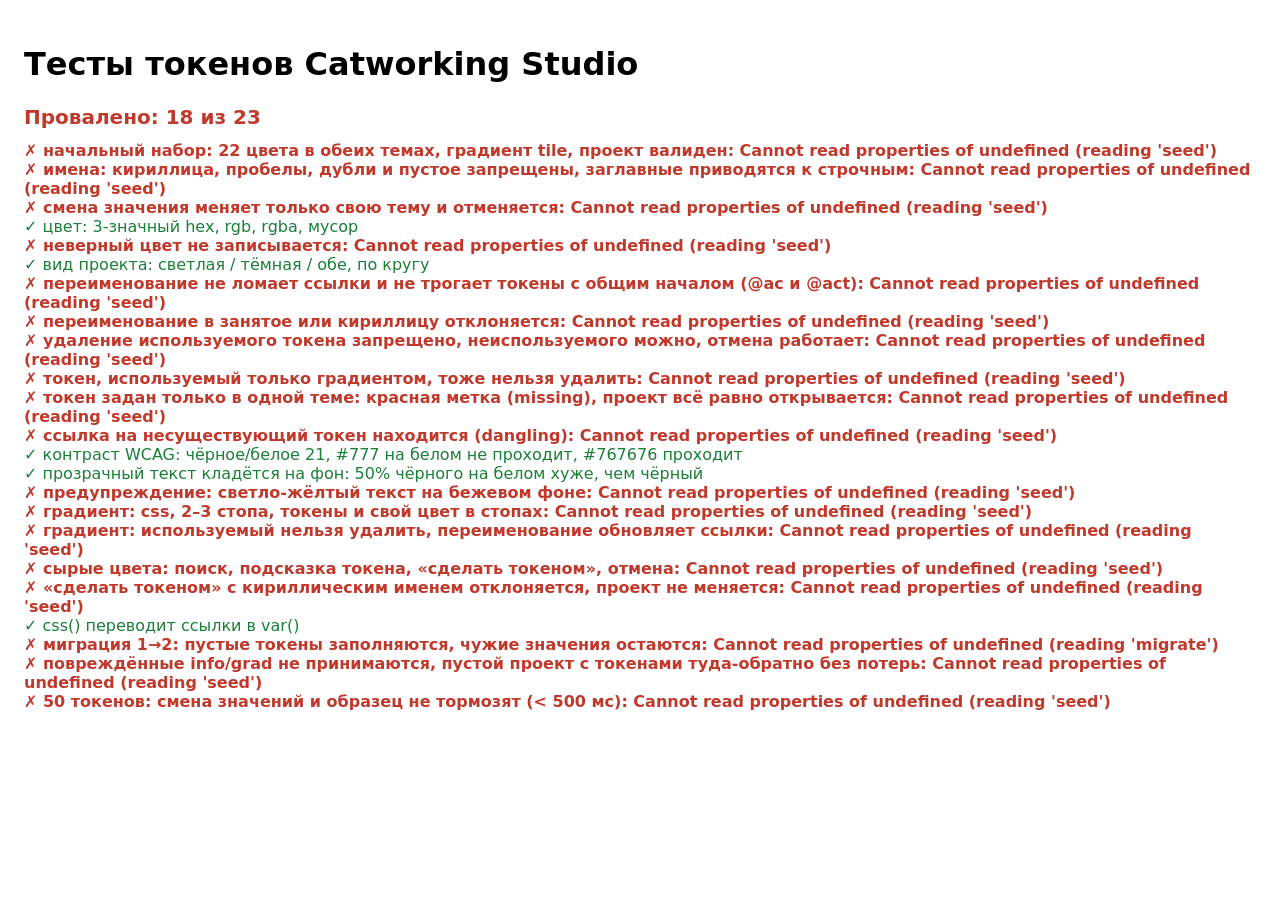
<file: st-test-tokens.html>
<!DOCTYPE html>
<html lang="ru"><head><meta charset="utf-8"><meta name="viewport" content="width=device-width,initial-scale=1">
<title>Тесты токенов (Шаг 2)</title>
<style>body{font:16px system-ui;padding:16px}.ok{color:#1a7f37}.bad{color:#c0392b;font-weight:700}#sum{font-size:20px;margin:12px 0}</style></head>
<body><h1>Тесты токенов Catworking Studio</h1><div id="sum">выполняются…</div><div id="out"></div>
<script src="st-tokens.js"></script><script src="st-store.js"></script><script src="st-io.js"></script>
<script>
ST.io.cfg={db:'catworking-studio-test',ls:'st-test-current'}; /* не трогаем рабочие данные */
var out=document.getElementById('out'),bad=0,all=0,q=Promise.resolve();
function T(name,fn){q=q.then(function(){return fn();}).then(function(){all++;out.insertAdjacentHTML('beforeend','<div class="ok">✓ '+name+'</div>');},
  function(e){all++;bad++;out.insertAdjacentHTML('beforeend','<div class="bad">✗ '+name+': '+ST.esc(e&&e.message||e)+'</div>');});}
function eq(a,b,m){if(a!==b)throw new Error((m||'')+' ожидалось '+JSON.stringify(b)+', получено '+JSON.stringify(a));}
window.addEventListener('load',function(){
  var s=document.createElement('script');s.src='st-test-tokens.js';
  s.onload=function(){q.then(function(){var m=document.getElementById('sum');m.textContent=bad?('Провалено: '+bad+' из '+all):('Все '+all+' тестов пройдены');m.className=bad?'bad':'ok';});};
  document.body.appendChild(s);
});
</script></body></html>
</file>
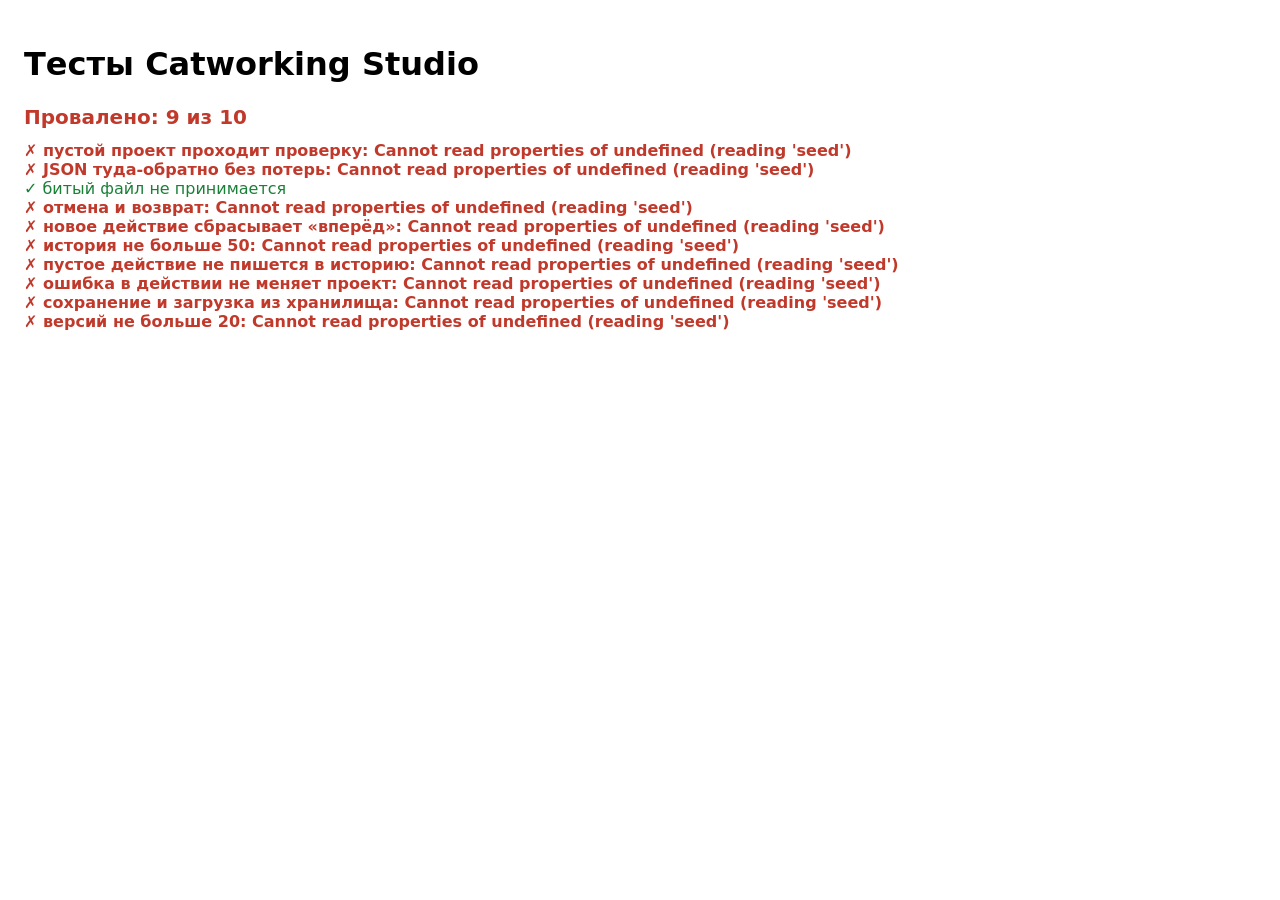
<file: st-test.html>
<!DOCTYPE html>
<html lang="ru"><head><meta charset="utf-8"><meta name="viewport" content="width=device-width,initial-scale=1">
<title>Тесты студии</title>
<style>body{font:16px system-ui;padding:16px}.ok{color:#1a7f37}.bad{color:#c0392b;font-weight:700}#sum{font-size:20px;margin:12px 0}</style></head>
<body><h1>Тесты Catworking Studio</h1><div id="sum">выполняются…</div><div id="out"></div>
<script src="st-store.js"></script><script src="st-io.js"></script>
<script>
ST.io.cfg={db:'catworking-studio-test',ls:'st-test-current'}; /* не трогаем рабочие данные */
var out=document.getElementById('out'),bad=0,all=0,q=Promise.resolve();
function T(name,fn){q=q.then(function(){return fn();}).then(function(){all++;out.insertAdjacentHTML('beforeend','<div class="ok">✓ '+name+'</div>');},
  function(e){all++;bad++;out.insertAdjacentHTML('beforeend','<div class="bad">✗ '+name+': '+ST.esc(e&&e.message||e)+'</div>');});}
function eq(a,b,m){if(a!==b)throw new Error((m||'')+' ожидалось '+JSON.stringify(b)+', получено '+JSON.stringify(a));}
T('пустой проект проходит проверку',function(){eq(ST.validate(ST.blank()),'');});
T('JSON туда-обратно без потерь',function(){var p=ST.blank('Т'),r=ST.io.parse(JSON.stringify(p));eq(JSON.stringify(r.project),JSON.stringify(p));});
T('битый файл не принимается',function(){
  ['{bad','null','[]','{"schema":1}','{"schema":99,"meta":{},"tokens":{"light":{},"dark":{}},"components":[],"assets":{},"screens":[]}',
   '{"schema":1,"meta":{},"tokens":{"light":{},"dark":{}},"components":[],"assets":{},"screens":[{"id":"a"}]}'
  ].forEach(function(t){if(!ST.io.parse(t).error)throw new Error('принят: '+t.slice(0,40));});});
T('отмена и возврат',function(){ST.set(ST.blank('A'));ST.renameProject('B');eq(ST.p.meta.name,'B');
  ST.undo();eq(ST.p.meta.name,'A');ST.redo();eq(ST.p.meta.name,'B');});
T('новое действие сбрасывает «вперёд»',function(){ST.set(ST.blank('A'));ST.renameProject('B');ST.undo();ST.renameProject('C');eq(ST.redoS.length,0);});
T('история не больше 50',function(){ST.set(ST.blank('A'));for(var i=0;i<60;i++)ST.renameProject('N'+i);eq(ST.undoS.length,50);});
T('пустое действие не пишется в историю',function(){ST.set(ST.blank('A'));eq(ST.renameProject('A'),false);eq(ST.undoS.length,0);});
T('ошибка в действии не меняет проект',function(){ST.set(ST.blank('A'));var s=JSON.stringify(ST.p),e=0;
  ST.on(function(k){if(k==='error')e++;});eq(ST.do('сбой',function(){throw new Error('x');}),false);eq(JSON.stringify(ST.p),s);eq(e,1);});
T('сохранение и загрузка из хранилища',function(){ST.set(ST.blank('Хранилище'));ST.renameProject('Хранилище 2');
  return ST.io.flush().then(function(){return ST.io.load();}).then(function(r){eq(r.project&&r.project.meta.name,'Хранилище 2');eq(ST.dirty,false);});});
T('версий не больше 20',function(){var p=0,t=JSON.stringify(ST.blank('S'));
  function add(i){return i>=25?Promise.resolve():ST.io.snap(t,'v'+i).then(function(){return add(i+1);});}
  return add(0).then(function(){return ST.io.snaps();}).then(function(a){eq(a.length,20);});});
q.then(function(){var s=document.getElementById('sum');s.textContent=bad?('Провалено: '+bad+' из '+all):('Все '+all+' тестов пройдены');s.className=bad?'bad':'ok';});
</script></body></html>
</file>
<file: fonts/fonts.css>
/* Catworking Studio: шрифты. Только локальные файлы, без сети. Лицензии: см. ../LICENSES.md */
@font-face{font-family:'Nunito';src:url('Nunito.woff') format('woff');font-weight:200 1000;font-style:normal;font-display:swap}
@font-face{font-family:'Rubik';src:url('Rubik.woff') format('woff');font-weight:300 900;font-style:normal;font-display:swap}
@font-face{font-family:'Comfortaa';src:url('Comfortaa.woff') format('woff');font-weight:300 700;font-style:normal;font-display:swap}
@font-face{font-family:'Onest';src:url('Onest.woff') format('woff');font-weight:100 900;font-style:normal;font-display:swap}
@font-face{font-family:'Roboto Slab';src:url('RobotoSlab.woff') format('woff');font-weight:100 900;font-style:normal;font-display:swap}
@font-face{font-family:'Pixelify Sans';src:url('PixelifySans.woff') format('woff');font-weight:400 700;font-style:normal;font-display:swap}
@font-face{font-family:'Press Start 2P';src:url('PressStart2P.woff') format('woff');font-weight:400;font-style:normal;font-display:swap}
@font-face{font-family:'Pangolin';src:url('Pangolin.woff') format('woff');font-weight:400;font-style:normal;font-display:swap}
@font-face{font-family:'Caveat';src:url('Caveat.woff') format('woff');font-weight:400 700;font-style:normal;font-display:swap}
@font-face{font-family:'JetBrains Mono';src:url('JetBrainsMono.woff') format('woff');font-weight:100 800;font-style:normal;font-display:swap}
</file>
<file: studio.css>
/* Catworking Studio: интерфейс самой студии (не дизайн приложения). Префикс st- */
:root{--st-bg:#fff1de;--st-panel:#fffaf2;--st-line:#e6d3b8;--st-fg:#3a2a1a;--st-mut:#8a7560;--st-acc:#f59a23;--st-onacc:#2a1a08;--st-canvas:#efe3d0;--st-frame:#ffffff;--st-danger:#c0392b}
html[data-st-theme=dark]{--st-bg:#1d1812;--st-panel:#262019;--st-line:#3d3426;--st-fg:#f3e8d6;--st-mut:#a8967c;--st-acc:#f5a53a;--st-onacc:#1d1208;--st-canvas:#15110c;--st-frame:#2b2b2b;--st-danger:#ff7b6b}
@media(prefers-color-scheme:dark){html:not([data-st-theme=light]){--st-bg:#1d1812;--st-panel:#262019;--st-line:#3d3426;--st-fg:#f3e8d6;--st-mut:#a8967c;--st-acc:#f5a53a;--st-onacc:#1d1208;--st-canvas:#15110c;--st-frame:#2b2b2b;--st-danger:#ff7b6b}}
*{box-sizing:border-box}
html,body{height:100%;margin:0}
body{background:var(--st-bg);color:var(--st-fg);font:16px/1.4 system-ui,-apple-system,"Segoe UI",Roboto,sans-serif;-webkit-tap-highlight-color:transparent}
.st-app{display:grid;height:100%;height:100dvh;grid-template-columns:240px minmax(0,1fr) 280px;grid-template-rows:auto minmax(0,1fr);grid-template-areas:"top top top" "left main right"}
.st-top{grid-area:top;display:flex;align-items:center;gap:6px;padding:calc(6px + env(safe-area-inset-top,0px)) calc(8px + env(safe-area-inset-right,0px)) 6px calc(8px + env(safe-area-inset-left,0px));background:var(--st-panel);border-bottom:1px solid var(--st-line)}
.st-stat{flex:1;text-align:right;color:var(--st-mut);font-size:13px;white-space:nowrap}
.st-b{min-height:44px;min-width:44px;padding:0 14px;border:1px solid var(--st-line);border-radius:12px;background:var(--st-panel);color:var(--st-fg);font:inherit;cursor:pointer}
.st-b:active{background:var(--st-line)}
.st-b[disabled]{opacity:.4}
.st-b:focus-visible,.st-in:focus-visible{outline:3px solid var(--st-acc);outline-offset:1px}
.st-ic{padding:0;font-size:22px}
.st-pname{max-width:38vw;overflow:hidden;text-overflow:ellipsis;white-space:nowrap;font-weight:600}
.st-pri{background:var(--st-acc);border-color:var(--st-acc);color:var(--st-onacc);font-weight:600}
.st-danger{color:var(--st-danger)}
.st-side{background:var(--st-panel);overflow:auto;padding:10px;-webkit-overflow-scrolling:touch}
.st-left{grid-area:left;border-right:1px solid var(--st-line)}
.st-right{grid-area:right;border-left:1px solid var(--st-line)}
.st-h{margin:0 0 8px;font-size:15px}
.st-tabs{display:flex;gap:4px;margin-bottom:8px}
.st-tabs .st-b{flex:1;min-width:0;padding:0 2px;font-size:13px;white-space:nowrap;overflow:hidden;text-overflow:ellipsis}
.st-tabs .on{background:var(--st-acc);border-color:var(--st-acc);color:var(--st-onacc)}
.st-row{display:block;width:100%;text-align:left;margin-bottom:6px}
.st-row.on{border-color:var(--st-acc);box-shadow:inset 0 0 0 2px var(--st-acc)}
.st-lb{display:block;margin-bottom:12px;font-size:13px;color:var(--st-mut)}
.st-in{display:block;width:100%;min-height:44px;margin-top:4px;padding:0 10px;border:1px solid var(--st-line);border-radius:10px;background:var(--st-bg);color:var(--st-fg);font:16px system-ui,sans-serif}
.st-mut{color:var(--st-mut);font-size:13px}
.st-main{grid-area:main;position:relative;min-width:0;min-height:0;background:var(--st-canvas)}
.st-canvas{position:absolute;inset:0;overflow:auto;-webkit-overflow-scrolling:touch}
.st-stage{position:relative}
.st-flabel{position:absolute;left:24px;top:14px;font-size:13px;color:var(--st-mut);white-space:nowrap}
.st-frame{position:absolute;left:24px;top:44px;transform-origin:0 0;background:var(--st-frame);border-radius:28px;box-shadow:0 0 0 1px var(--st-line),0 8px 28px rgba(0,0,0,.18);overflow:hidden}
.st-empty{display:flex;height:100%;align-items:center;justify-content:center;text-align:center;color:var(--st-mut);padding:24px}
.st-zoom{position:absolute;left:10px;bottom:10px;display:flex;align-items:center;gap:6px;padding:4px;border:1px solid var(--st-line);border-radius:14px;background:var(--st-panel);font-size:14px}
.st-zoom span{min-width:44px;text-align:center}
.st-dock{display:none}
.st-toast{position:fixed;left:50%;bottom:calc(76px + env(safe-area-inset-bottom,0px));transform:translate(-50%,20px);max-width:90vw;padding:10px 16px;border-radius:12px;background:var(--st-fg);color:var(--st-bg);opacity:0;pointer-events:none;transition:opacity .2s,transform .2s;z-index:90}
.st-toast.on{opacity:1;transform:translate(-50%,0)}
.st-mdl{position:fixed;inset:0;z-index:100;display:flex;align-items:center;justify-content:center;padding:16px;background:rgba(0,0,0,.45)}
.st-mdl-box{width:100%;max-width:420px;max-height:88vh;overflow:auto;padding:16px;border-radius:18px;background:var(--st-panel);border:1px solid var(--st-line)}
.st-mdl-box h2{margin:0 0 8px;font-size:18px}
.st-mdl-body p{margin:0 0 10px}
.st-mdl-btns{display:flex;flex-wrap:wrap;gap:8px;justify-content:flex-end;margin-top:12px}
/* Шаг 2: токены */
#st-pth{padding:0 8px;white-space:nowrap}
.st-flabel{overflow:hidden;text-overflow:ellipsis}
.st-warn{color:var(--st-danger);font-weight:700;font-size:13px}
.st-lh{margin:14px 0 6px;font-size:12px;font-weight:700;letter-spacing:.04em;text-transform:uppercase;color:var(--st-mut)}
.st-tk{display:flex;align-items:center;gap:8px}
.st-tkn{flex:1;min-width:0;overflow:hidden;text-overflow:ellipsis;white-space:nowrap}
.st-tks{display:flex;gap:4px}
.st-sw{display:inline-block;width:22px;height:22px;border-radius:6px;border:1px solid var(--st-line);vertical-align:middle}
.st-swg{width:48px}
.st-red{border-color:var(--st-danger)}
.st-prow{display:flex;gap:8px;align-items:flex-end}
.st-prow .st-in{margin-top:4px}
.st-col{flex:none;width:52px;height:44px;margin-top:4px;padding:2px;border:1px solid var(--st-line);border-radius:10px;background:var(--st-bg);cursor:pointer}
.st-hex{flex:1;min-width:0;font-family:ui-monospace,Menlo,Consolas,monospace}
.st-half{flex:1;min-width:0}
.st-pos{width:84px;flex:none}
.st-stop{margin-bottom:8px}
.st-stop .st-in{margin-bottom:0}
.st-grow{flex:1}
.st-gprev{height:56px;border-radius:12px;border:1px solid var(--st-line);margin-bottom:12px}
.st-ct{margin:0 0 6px;padding:8px 10px;border-radius:10px;font-size:13px;border:1px solid var(--st-line)}
.st-good{border-color:#2f9e5f}
.st-mid{border-color:#b7791f}
.st-bad{border-color:var(--st-danger);color:var(--st-danger)}
.st-banner{margin:0 0 12px;padding:8px 10px;border-radius:10px;border:1px solid var(--st-danger);color:var(--st-danger);font-size:13px}
select.st-in{padding-right:6px}
@media(max-width:899px){
  .st-app{grid-template-columns:minmax(0,1fr);grid-template-rows:auto minmax(0,1fr) auto;grid-template-areas:"top" "main" "dock"}
  .st-dock{grid-area:dock;display:flex;gap:8px;padding:8px calc(8px + env(safe-area-inset-right,0px)) calc(8px + env(safe-area-inset-bottom,0px)) calc(8px + env(safe-area-inset-left,0px));background:var(--st-panel);border-top:1px solid var(--st-line)}
  .st-dock .st-b{flex:1}
  .st-dock .on{background:var(--st-acc);border-color:var(--st-acc);color:var(--st-onacc)}
  .st-side{position:fixed;left:0;right:0;bottom:calc(61px + env(safe-area-inset-bottom,0px));max-height:55vh;z-index:50;border:1px solid var(--st-line);border-radius:18px 18px 0 0;transform:translateY(120%);visibility:hidden;transition:transform .2s,visibility .2s}
  .st-side.open{transform:none;visibility:visible}
}
@media(prefers-reduced-motion:reduce){.st-side,.st-toast{transition:none}}
</file>
<file: studio-fonts.css>
/* Catworking Studio: стили вкладки «Шрифты» (Шаг 3). Префикс st- */
.st-tabs{flex-wrap:wrap}
.st-tabs .st-b{flex:1 0 calc(50% - 4px)}
.st-fam{max-width:55%;overflow:hidden;text-overflow:ellipsis;white-space:nowrap;color:var(--st-mut);font-size:13px}
.st-off{opacity:.6}
.st-pv{position:relative;margin:0 0 8px;padding:12px;border-radius:12px;border:1px solid var(--st-line);overflow:hidden;overflow-wrap:anywhere}
.st-pvl{position:absolute;right:8px;top:4px;font-size:12px;opacity:.7}
.st-ul{margin:0 0 6px;padding-left:18px;font-size:13px}
.st-wl{font-size:17px;line-height:1.5;overflow-wrap:anywhere}
.st-wl .st-mut{display:inline-block;min-width:36px;font:12px system-ui,sans-serif}
.st-chk{display:flex;align-items:center;gap:10px;min-height:44px}
.st-chk input{width:24px;height:24px;flex:none}
.st-tk{padding:0 10px;gap:6px}
.st-fam{flex:none;max-width:46%}
</file>
<file: studio-nodes.css>
/* Catworking Studio: стили Шага 4 (узлы на холсте, рамка выбора, слои, инспектор). Префикс st- */
@media(min-width:900px){.st-app{grid-template-columns:280px minmax(0,1fr) 300px}}
.st-canvas{touch-action:none;-webkit-user-select:none;user-select:none}
.st-zoom{flex-wrap:wrap;max-width:calc(100% - 20px)}
.st-zoom .on,.st-adds .on,.st-seg .on{background:var(--st-acc);border-color:var(--st-acc);color:var(--st-onacc)}
.st-n[data-empty],.st-n.st-e{min-height:24px;min-width:24px}
.st-n.st-e[data-type=frame]:not(.st-root){outline:1px dashed var(--st-line)}
.st-n.st-dragging{opacity:.4;pointer-events:none}
.st-frame.st-g::after{content:"";position:absolute;inset:0;pointer-events:none;z-index:5;
  background-image:linear-gradient(to right,rgba(128,128,128,.25) 1px,transparent 1px),linear-gradient(to bottom,rgba(128,128,128,.25) 1px,transparent 1px);background-size:var(--g) var(--g)}
.st-ovs{position:absolute;left:0;top:0;width:100%;height:100%;pointer-events:none}
.st-sel{position:absolute;box-sizing:border-box;border:2px solid var(--st-acc);transform-origin:50% 50%}
.st-sel.st-m{border-style:dashed}
.st-hd{position:absolute;width:44px;height:44px;margin:-22px 0 0 -22px;pointer-events:auto;touch-action:none;cursor:pointer}
.st-hd::after{content:"";position:absolute;left:50%;top:50%;width:14px;height:14px;margin:-7px 0 0 -7px;border-radius:50%;background:var(--st-panel);border:2px solid var(--st-acc)}
.st-hr{left:50%;top:-34px}
.st-hr::after{background:var(--st-acc)}
.st-gd{position:absolute;background:#e0457b;pointer-events:none}
.st-drop{position:absolute;background:var(--st-acc);border-radius:2px;pointer-events:none}
.st-drop.st-dbox{background:rgba(245,154,35,.18);outline:2px dashed var(--st-acc)}
/* слои */
.st-seg{display:flex;flex-wrap:wrap;gap:6px;margin-bottom:8px}
.st-seg .st-b{flex:1 1 auto;padding:0 8px;font-size:14px}
.st-lr{display:flex;align-items:center;min-height:44px;border-radius:10px;margin-bottom:2px}
.st-lr.on{background:var(--st-line)}
.st-lr.st-hid .st-ln{opacity:.5}
.st-lx{flex:none;width:44px;min-width:44px;padding:0;border:0;background:none;display:inline-block;text-align:center}
.st-ln{flex:1;min-width:0;text-align:left;border:0;background:none;overflow:hidden;text-overflow:ellipsis;white-space:nowrap;padding:0 4px}
.st-le{flex:none;border:0;background:none;padding:0}
.st-lg{flex:none;width:44px;height:44px;display:flex;align-items:center;justify-content:center;color:var(--st-mut);touch-action:none;cursor:grab}
.st-lm{display:inline-block;width:20px;text-align:center;color:var(--st-mut)}
.st-lr-b{box-shadow:0 -3px 0 var(--st-acc)}
.st-lr-a{box-shadow:0 3px 0 var(--st-acc)}
.st-lr-i{outline:2px dashed var(--st-acc)}
/* инспектор */
.st-pr{margin-bottom:12px}
.st-pl{display:flex;align-items:center;justify-content:space-between;gap:8px;font-size:13px;color:var(--st-mut)}
.st-rs{min-height:44px;font-size:13px;padding:0 10px;border-radius:10px}
.st-acts{display:flex;flex-wrap:wrap;gap:6px;margin-bottom:10px}
.st-acts .st-b{flex:1 1 auto;font-size:14px;padding:0 8px}
.st-rg{flex:1;min-width:0;min-height:44px;margin:0}
.st-ta{min-height:88px;padding:8px 10px;resize:vertical}
.st-num{min-width:0}
</file>
<file: studio-comp.css>
/* Шаг 5: панель «Компоненты». Подключается после studio.css и studio-nodes.css. */
.st-cc{display:flex;flex-direction:column;gap:10px}
.st-cd{display:flex;gap:12px;align-items:flex-start;padding:10px;border:1px solid var(--st-line,rgba(128,128,128,.35));border-radius:14px}
.st-cd[hidden]{display:none}
.st-cth{flex:none;overflow:hidden;border-radius:8px;position:relative;background:rgba(128,128,128,.12)}
.st-cthi{position:absolute;left:0;top:0;transform-origin:0 0;background:var(--bg);color:var(--tx);font:600 15px/1.3 system-ui,sans-serif;overflow:hidden;pointer-events:none}
.st-cthi .st-n{pointer-events:none}
.st-cb{min-width:0;flex:1;display:flex;flex-direction:column;gap:6px}
.st-cb b{overflow-wrap:anywhere}
.st-cc .st-b,.st-cbar .st-b,.st-co .st-b{min-height:44px;min-width:44px}
.st-cbar{display:flex;flex-direction:column;gap:10px;padding-bottom:12px;margin-bottom:12px;border-bottom:1px solid var(--st-line,rgba(128,128,128,.35))}
.st-co{display:flex;flex-direction:column;gap:6px;padding:8px 0;border-top:1px solid var(--st-line,rgba(128,128,128,.25))}
.st-co .st-pl{display:flex;align-items:center;justify-content:space-between;gap:8px}
.st-co .st-in,.st-cq,.st-cbar .st-in{font-size:16px;min-height:44px}
.st-wrapseg{flex-wrap:wrap}
</file>
<file: studio-export.css>
/* Catworking Studio: окно «Экспорт» (Шаг 7). Префикс .st-exp-. Цвета только через переменные студии (светлая и тёмная тема студии). */
.st-exp .st-mdl-box{max-width:640px;max-height:92vh;max-height:92dvh;padding-bottom:calc(16px + env(safe-area-inset-bottom,0px))}
.st-exp-box .st-mdl-body{overflow:auto;-webkit-overflow-scrolling:touch}
.st-exp-st{margin:12px 0;padding:10px 12px;border:1px solid var(--st-line);border-radius:12px;background:var(--st-bg);overflow-wrap:anywhere}
.st-exp-st ul,.st-exp-blk ul{margin:6px 0 0;padding-left:20px}
.st-exp-st li,.st-exp-blk li{margin-bottom:4px}
.st-exp-ok{border-color:#2e9e5b}
.st-exp-bad{border-color:var(--st-danger)}
.st-exp-bad .st-b{margin-top:8px}
.st-exp-err{color:var(--st-danger);overflow-wrap:anywhere}
.st-exp-blk{margin:12px 0;padding:10px 12px;border:1px solid var(--st-line);border-radius:12px}
.st-exp-h{display:flex;flex-direction:column;gap:2px;margin-bottom:8px;overflow-wrap:anywhere}
.st-exp-h .st-mut{font-size:13px}
.st-exp-btns{display:flex;flex-wrap:wrap;gap:8px}
.st-exp-blk summary{min-height:44px;display:flex;align-items:center;cursor:pointer}
.st-exp-pre{margin:0;max-height:240px;overflow:auto;padding:8px;border-radius:8px;background:var(--st-bg);font:13px/1.4 ui-monospace,Menlo,Consolas,monospace;white-space:pre;-webkit-user-select:text;user-select:text}
.st-b[disabled]{opacity:.5;cursor:not-allowed}
@media (max-width:640px){#st-export{display:none}} /* на телефоне шапка узкая: экспорт открывается из меню проекта */
</file>
